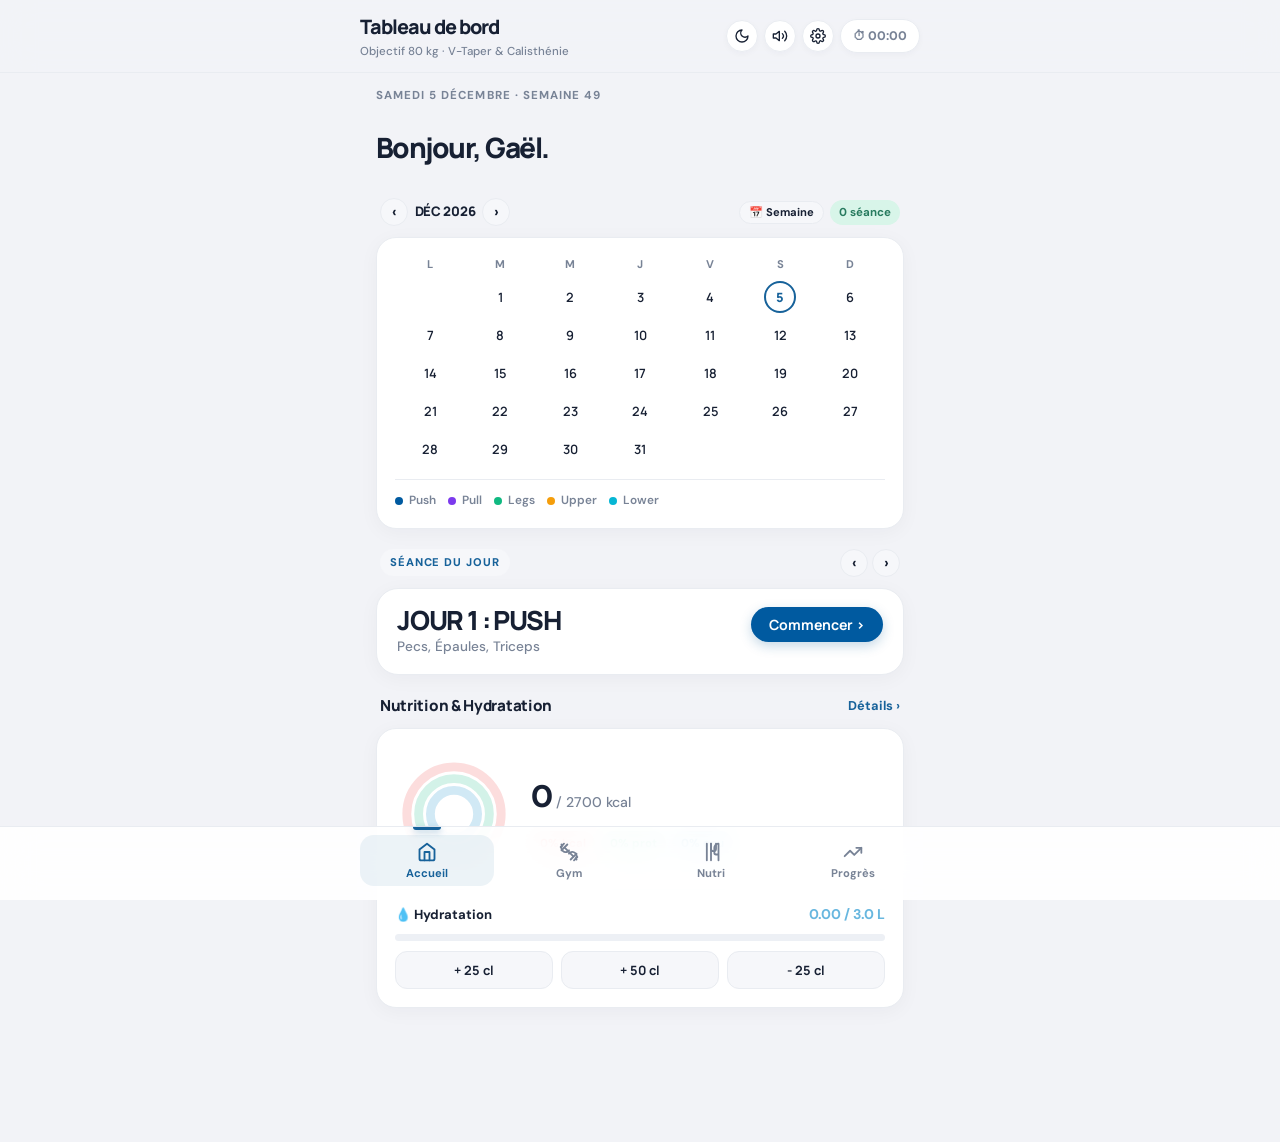
<file: index.html>
<!DOCTYPE html>
<html lang="fr">
<head>
    <meta charset="UTF-8">
    <meta name="viewport" content="width=device-width, initial-scale=1.0, maximum-scale=1.0, user-scalable=no">
    <meta name="apple-mobile-web-app-capable" content="yes">
    <meta name="apple-mobile-web-app-status-bar-style" content="default">
    <title>Gym-Tracker</title>
    <link rel="icon" type="image/svg+xml" href="./icon.svg">
    <link rel="apple-touch-icon" href="./icon.svg">
    
    <!-- Google Fonts Manrope & DM Sans (V5.0 Refonte Épurée) -->
    <link rel="preconnect" href="https://fonts.googleapis.com">
    <link rel="preconnect" href="https://fonts.gstatic.com" crossorigin>
    <link href="https://fonts.googleapis.com/css2?family=DM+Sans:ital,opsz,wght@0,9..40,400..700;1,9..40,400..700&family=Manrope:wght@500;600;700;800&display=swap" rel="stylesheet">
    
    <link rel="stylesheet" href="style.css">
    <link rel="manifest" href="manifest.json">
</head>
<body>

    <!-- NOTIFICATION TOAST MODERNE (V5.0) -->
    <div id="toast-notification" class="toast-pill">
        <svg width="16" height="16" viewBox="0 0 24 24" fill="none" stroke="currentColor" stroke-width="2.5" stroke-linecap="round" stroke-linejoin="round"><path d="M20 6 9 17l-5-5"/></svg>
        <span>Action enregistrée</span>
    </div>

    <!-- HEADER GLOBAL FIXE ÉPURÉ -->
    <header class="app-header">
        <div class="header-inner">
            <div class="header-left-zone">
                <h1 id="header-title" class="brand-title">Gaël<span class="brand-dot">.</span></h1>
                <p id="header-subtitle" class="brand-sub">Objectif 80 kg · Calisthénie</p>
            </div>
            <div class="header-right-zone">
                <button class="icon-toggle-btn" id="theme-toggle-btn" onclick="toggleTheme()" title="Basculer Mode Sombre/Clair" aria-label="Thème"></button>
                <button class="icon-toggle-btn" id="sound-toggle-btn" onclick="toggleSound()" title="Activer/Couper les bips" aria-label="Son"></button>
                <button class="icon-toggle-btn" id="settings-toggle-btn" onclick="openGlobalSettingsModal()" title="Réglages & Profil" aria-label="Réglages">
                    <svg width="16" height="16" viewBox="0 0 24 24" fill="none" stroke="currentColor" stroke-width="2" stroke-linecap="round" stroke-linejoin="round"><circle cx="12" cy="12" r="3"/><path d="M19.4 15a1.65 1.65 0 0 0 .33 1.82l.06.06a2 2 0 0 1 0 2.83 2 2 0 0 1-2.83 0l-.06-.06a1.65 1.65 0 0 0-1.82-.33 1.65 1.65 0 0 0-1 1.51V21a2 2 0 0 1-2 2 2 2 0 0 1-2-2v-.09A1.65 1.65 0 0 0 9 19.4a1.65 1.65 0 0 0-1.82.33l-.06.06a2 2 0 0 1-2.83 0 2 2 0 0 1 0-2.83l.06-.06a1.65 1.65 0 0 0 .33-1.82 1.65 1.65 0 0 0-1.51-1H3a2 2 0 0 1-2-2 2 2 0 0 1 2-2h.09A1.65 1.65 0 0 0 4.6 9a1.65 1.65 0 0 0-.33-1.82l-.06-.06a2 2 0 0 1 0-2.83 2 2 0 0 1 2.83 0l.06.06a1.65 1.65 0 0 0 1.82.33H9a1.65 1.65 0 0 0 1-1.51V3a2 2 0 0 1 2-2 2 2 0 0 1 2 2v.09a1.65 1.65 0 0 0 1 1.51 1.65 1.65 0 0 0 1.82-.33l.06-.06a2 2 0 0 1 2.83 0 2 2 0 0 1 0 2.83l-.06.06a1.65 1.65 0 0 0-.33 1.82V9a1.65 1.65 0 0 0 1.51 1H21a2 2 0 0 1 2 2 2 2 0 0 1-2 2h-.09a1.65 1.65 0 0 0-1.51 1z"/></svg>
                </button>
                <div class="timer-wrapper" id="timer-wrapper">
                    <div id="timer-box" class="timer-idle" onclick="resetTimer()" title="Cliquer pour réinitialiser le chrono">
                        <span id="timer-display">⏱ 00:00</span>
                        <svg class="timer-ring-svg" viewBox="0 0 36 36" width="20" height="20" style="flex-shrink:0;">
                            <circle class="timer-ring-bg" cx="18" cy="18" r="15.9" fill="none" stroke-width="3.5"/>
                            <circle class="timer-ring-fg" id="timer-ring-fg" cx="18" cy="18" r="15.9" fill="none" stroke-width="3.5" stroke-dasharray="100 100" stroke-dashoffset="100" stroke-linecap="round" transform="rotate(-90 18 18)"/>
                        </svg>
                    </div>
                </div>
            </div>
        </div>
    </header>

    <!-- =========================================================
         VUE 1 : ACCUEIL (REFONTE ÉPURÉE)
    ========================================================== -->
    <section id="view-home" class="app-view active">

        <div class="overline-date" id="home-date-banner">Lundi 23 novembre · Semaine 48</div>
        <h2 class="hero-greeting" id="home-greeting">Bonjour, Gaël.</h2>

        <div id="home-cards-container" class="cards-stack">

            <!-- BLOC 1 : Entraînement avec Hero Card "Séance du jour" -->
            <div class="home-block-group" id="home-block-workout" data-block-id="workout">
                <div class="block-section-header">
                    <span class="hero-pill">SÉANCE DU JOUR</span>
                    <div class="cal-nav">
                        <button class="cal-nav-btn" onclick="cycleHomeWorkout(-1)" title="Séance précédente">‹</button>
                        <button class="cal-nav-btn" onclick="cycleHomeWorkout(1)" title="Séance suivante">›</button>
                    </div>
                </div>
                <div class="dash-card hero-workout-card">
                    <div class="hero-main-row">
                        <div class="hero-main-info">
                            <div class="dash-workout-title" id="home-next-workout">Push</div>
                            <div class="dash-workout-sub" id="home-next-sub">Pecs · Épaules · Triceps</div>
                            <span id="home-workout-count" style="display:none;"></span>
                        </div>
                        <button class="hero-action-btn" id="home-gym-btn" onclick="switchTab('gym')">Commencer ›</button>
                    </div>
                </div>
            </div>

            <!-- BLOC 2 : Calendrier d'Assiduité -->
            <div class="home-block-group" id="home-block-calendar" data-block-id="calendar">
                <div class="block-section-header">
                    <div class="cal-nav">
                        <button class="cal-nav-btn" onclick="changeHomeCalNav(-1)">‹</button>
                        <span class="cal-month-title" id="cal-month-title">NOV 2026</span>
                        <button class="cal-nav-btn" onclick="changeHomeCalNav(1)">›</button>
                    </div>
                    <div class="cal-header-actions">
                        <button class="cal-view-toggle-btn" id="home-cal-toggle-btn" onclick="toggleHomeCalView()" title="Réduire à la semaine en cours">📅 Semaine</button>
                        <span class="badge badge-up" id="cal-month-count">0 séance</span>
                    </div>
                </div>
                <div class="dash-card">
                    <div class="cal-weekdays">
                        <span>L</span><span>M</span><span>M</span><span>J</span><span>V</span><span>S</span><span>D</span>
                    </div>
                    <div id="calendar-grid" class="cal-grid"></div>
                    <div id="calendar-legend" class="cal-legend"></div>
                </div>
            </div>

            <!-- BLOC 3 : Résumé Nutrition & Hydratation -->
            <div class="home-block-group" id="home-block-nutri" data-block-id="nutri">
                <div class="block-section-header" onclick="switchTab('nutri')" style="cursor:pointer;">
                    <span class="section-title-label">Nutrition & Hydratation</span>
                    <span class="dash-link">Détails ›</span>
                </div>
                <div class="dash-card">
                    <!-- Anneaux d'Activité & Hero Kcal -->
                    <div class="nutri-hero-with-rings">
                        <div class="activity-rings-container" onclick="switchTab('nutri')" style="cursor:pointer;">
                            <svg class="activity-rings-svg" viewBox="0 0 120 120" width="118" height="118">
                                <!-- Anneau 1 : Calories R=48 -->
                                <circle cx="60" cy="60" r="48" class="ring-bg ring-cal-bg" stroke-width="9" fill="none"/>
                                <circle id="ring-cal" cx="60" cy="60" r="48" class="ring-fg ring-cal-fg" stroke-width="9" stroke-dasharray="301.6" stroke-dashoffset="301.6" fill="none"/>
                                <!-- Anneau 2 : Protéines R=36 -->
                                <circle cx="60" cy="60" r="36" class="ring-bg ring-prot-bg" stroke-width="9" fill="none"/>
                                <circle id="ring-prot" cx="60" cy="60" r="36" class="ring-fg ring-prot-fg" stroke-width="9" stroke-dasharray="226.2" stroke-dashoffset="226.2" fill="none"/>
                                <!-- Anneau 3 : Hydratation R=24 -->
                                <circle cx="60" cy="60" r="24" class="ring-bg ring-water-bg" stroke-width="9" fill="none"/>
                                <circle id="ring-water" cx="60" cy="60" r="24" class="ring-fg ring-water-fg" stroke-width="9" stroke-dasharray="150.8" stroke-dashoffset="150.8" fill="none"/>
                            </svg>
                        </div>

                        <div class="nutri-hero-stats" onclick="switchTab('nutri')" style="cursor:pointer;">
                            <div class="kcal-hero" style="margin:0;">
                                <span id="home-kcal">0</span> <small id="home-kcal-target">/ 2700 kcal</small>
                            </div>
                            <div class="rings-pills" style="margin-top: 10px;">
                                <span id="ring-cal-pct" class="ring-pill-badge pill-cal">0% kcal</span>
                                <span id="ring-prot-pct" class="ring-pill-badge pill-prot">0% prot</span>
                                <span id="ring-water-pct" class="ring-pill-badge pill-water">0% eau</span>
                            </div>
                        </div>
                    </div>

                    <!-- Hydratation -->
                    <div class="integrated-water-section">
                        <div style="display: flex; justify-content: space-between; align-items: center; margin-bottom: 8px;">
                            <span style="font-size: 0.82rem; font-weight: 700; color: var(--text-main); display: flex; align-items: center; gap: 5px;">
                                💧 Hydratation
                            </span>
                            <strong id="home-water" style="font-size: 0.88rem; color: var(--water);">0.0 / 3.0 L</strong>
                        </div>
                        <div class="progress-bar-bg" style="margin-bottom: 10px;">
                            <div id="home-water-bar" class="progress-bar-fill water-fill" style="width: 0%;"></div>
                        </div>
                        <div class="quick-btns">
                            <button onclick="addWater(0.25)">+ 25 cl</button>
                            <button onclick="addWater(0.50)">+ 50 cl</button>
                            <button onclick="addWater(-0.25)">- 25 cl</button>
                        </div>
                    </div>
                </div>
            </div>

        </div>

    </section>

    <!-- =========================================================
         VUE 2 : MODE GYM (C1, C2, C3, C5, C7)
    ========================================================== -->
    <section id="view-gym" class="app-view">
        
        <nav id="day-selector-bar" class="day-selector"></nav>

        <div class="gym-session-bar">
            <span class="pill" id="gym-duration-pill" onclick="resetGymSessionTimer()" title="Durée de la séance en cours (cliquer pour remettre à zéro)">⏱ Séance : 0 min</span>
            <label class="gym-date-label">
                <span>📅</span>
                <input type="date" id="gym-session-date" class="gym-date-input" aria-label="Date de la séance">
            </label>
        </div>

        <div id="workout-container" class="cards-stack"></div>

        <div class="gym-save-zone">
            <button class="primary-btn" id="gym-save-btn" onclick="saveWorkoutSession()">Valider & Sauvegarder la séance</button>
        </div>

        <div style="text-align:center; margin-top:4px;">
            <button class="mini-tool-btn" onclick="toggleGymAdminDrawer()" style="padding:8px 16px; border-radius:var(--radius-pill);">
                🛠️ Gérer ou modifier cette séance
            </button>
        </div>

        <div id="gym-admin-drawer" class="settings-drawer">
            <div class="program-toolbar" style="margin-bottom:12px; padding-bottom:10px; border-bottom:1px solid var(--border);">
                <label class="color-picker-badge">
                    🎨 Couleur
                    <input type="color" id="workout-color-picker" onchange="changeCurrentWorkoutColor(this.value)">
                </label>
                <div style="display:flex; gap:6px;">
                    <button class="mini-tool-btn" onclick="renameCurrentWorkout()">Renommer</button>
                    <button class="mini-tool-btn danger" onclick="deleteCurrentWorkout()">Supprimer</button>
                </div>
            </div>

            <span class="card-title">Ajouter un exercice</span>
            <div style="margin-top:10px; display:flex; flex-direction:column; gap:8px;">
                <input type="text" id="new-exo-title" class="clean-input" placeholder="1. Titre de l'exercice (ex: Isolation Biceps...)">
                <select id="library-machine-select" class="machine-select" onchange="onSelectLibraryMachine(this.value)">
                    <option value="">-- Choisir une machine dans ma bibliothèque --</option>
                </select>
                <input type="text" id="new-exo-machine" class="clean-input" placeholder="2. Nom de la machine (ex: Curl Barre EZ...)">
                <div style="display:grid; grid-template-columns: repeat(4, 1fr); gap:6px;">
                    <input type="number" id="new-exo-sets" class="clean-input" placeholder="Séries" value="3" style="text-align:center;">
                    <input type="number" id="new-exo-min" class="clean-input" placeholder="Min" value="8" style="text-align:center;">
                    <input type="number" id="new-exo-max" class="clean-input" placeholder="Max" value="12" style="text-align:center;">
                    <input type="number" id="new-exo-rest" class="clean-input" placeholder="Repos(s)" value="90" style="text-align:center;">
                </div>
                <select id="new-exo-type" class="machine-select">
                    <option value="weight">Type : Poids + Reps (kg)</option>
                    <option value="bodyweight">Type : Poids du corps (reps)</option>
                    <option value="time">Type : Gainage / Temps (sec)</option>
                </select>
                <button class="secondary-btn" onclick="addExerciseToCurrentWorkout()">+ Ajouter à la séance</button>
            </div>
        </div>

    </section>

    <!-- =========================================================
         VUE 3 : NUTRITION (D1 FORMULAIRE PLIABLE & D2 REGROUPEMENT)
    ========================================================== -->
    <section id="view-nutri" class="app-view">

        <div id="nutri-cards-container" class="cards-stack">

            <!-- BLOC NUTRI 1 : Calendrier -->
            <div class="block-group" id="nutri-block-calendar">
                <div class="block-section-header">
                    <div class="cal-nav">
                        <button class="cal-nav-btn" onclick="changeNutriCalNav(-1)">‹</button>
                        <span class="cal-month-title" id="nutri-cal-title">NOV 2026</span>
                        <button class="cal-nav-btn" onclick="changeNutriCalNav(1)">›</button>
                    </div>
                    <div class="cal-header-actions">
                        <button class="cal-view-toggle-btn" id="nutri-cal-toggle-btn" onclick="toggleNutriCalView()" title="Réduire à la semaine en cours">📅 Semaine</button>
                        <div class="nutri-cal-legend-pills">
                            <span style="color:var(--success);" id="nutri-cal-legend-ok">● ≥2700</span>
                            <span style="color:#d97706;" id="nutri-cal-legend-low">● &lt;2700</span>
                        </div>
                    </div>
                </div>
                <div class="dash-card">
                    <div class="cal-weekdays">
                        <span>L</span><span>M</span><span>M</span><span>J</span><span>V</span><span>S</span><span>D</span>
                    </div>
                    <div id="nutri-calendar-grid" class="cal-grid"></div>
                </div>
            </div>

            <!-- BLOC NUTRI 2 : Bilan du jour -->
            <div class="block-group" id="nutri-block-summary">
                <div class="block-section-header">
                    <span class="section-title-label" id="nutri-selected-date-label">Aujourd'hui</span>
                    <button class="mini-tool-btn" onclick="resetNutriDay()">Vider</button>
                </div>
                <div class="dash-card highlight-card">
                    <div class="kcal-hero">
                        <span id="nutri-kcal">0</span> <small id="nutri-kcal-target">/ 2700 kcal</small>
                    </div>
                    <div class="progress-bar-bg">
                        <div id="nutri-kcal-bar" class="progress-bar-fill" style="width: 0%;"></div>
                    </div>
                    <div class="macros-grid">
                        <div class="macro-item">
                            <span class="macro-name">Protéines</span>
                            <strong id="nutri-prot">0 / 150g</strong>
                            <div class="macro-mini-bar"><div id="nutri-prot-bar" class="macro-mini-fill" style="width:0%"></div></div>
                        </div>
                        <div class="macro-item">
                            <span class="macro-name">Glucides</span>
                            <strong id="nutri-carbs">0 / 330g</strong>
                            <div class="macro-mini-bar"><div id="nutri-carbs-bar" class="macro-mini-fill" style="width:0%"></div></div>
                        </div>
                        <div class="macro-item">
                            <span class="macro-name">Lipides</span>
                            <strong id="nutri-fats">0 / 80g</strong>
                            <div class="macro-mini-bar"><div id="nutri-fats-bar" class="macro-mini-fill" style="width:0%"></div></div>
                        </div>
                    </div>

                    <!-- Hydratation intégrée -->
                    <div class="integrated-water-section">
                        <div style="display: flex; justify-content: space-between; align-items: center; margin-bottom: 8px;">
                            <span style="font-size: 0.82rem; font-weight: 700; color: var(--text-main); display: flex; align-items: center; gap: 5px;">
                                💧 Hydratation
                            </span>
                            <strong id="nutri-water" style="font-size: 0.88rem; color: var(--water);">0.0 / 3.0 L</strong>
                        </div>
                        <div class="progress-bar-bg" style="margin-bottom: 10px;">
                            <div id="nutri-water-bar" class="progress-bar-fill water-fill" style="width: 0%;"></div>
                        </div>
                        <div class="quick-btns">
                            <button onclick="addWater(0.25)">+ 25 cl</button>
                            <button onclick="addWater(0.50)">+ 50 cl</button>
                            <button onclick="addWater(-0.25)">- 25 cl</button>
                        </div>
                    </div>
                </div>
            </div>

            <!-- BLOC NUTRI 3 : Repas Favoris -->
            <div class="block-group" id="nutri-block-favorites">
                <div class="block-section-header">
                    <span class="section-title-label">Mes favoris</span>
                    <div style="display:flex; gap:6px;">
                        <button class="mini-tool-btn" onclick="toggleCustomFoodDrawer()">+ Autre aliment</button>
                        <button class="mini-tool-btn" id="fav-edit-btn" onclick="toggleFavEditMode()">Modifier</button>
                    </div>
                </div>
                <div class="dash-card">
                    <div id="favorites-grid" class="preset-grid" style="margin-top: 0;"></div>

                    <!-- Formulaire d'ajout manuel replié par défaut -->
                    <div id="custom-food-drawer" class="settings-drawer" style="margin-top:12px; margin-bottom:0;">
                        <span class="field-label">Ajouter un repas manuel ou favori</span>

                        <!-- RECHERCHE OPENFOODFACTS V6.1 -->
                        <div style="margin-bottom:10px; margin-top:8px;">
                            <div style="display:flex; gap:6px; margin-bottom:6px;">
                                <input type="text" id="off-search-input" class="clean-input" placeholder="🔍 Rechercher un aliment (ex: yaourt grec)..." oninput="debounceOFFSearch()">
                            </div>
                            <div id="off-search-results" style="display:flex; flex-direction:column; gap:5px;"></div>
                        </div>

                        <input type="text" id="custom-food-name" class="clean-input" placeholder="Nom (ex: Shaker, Tacos...)" style="margin: 6px 0 8px;">
                        <div id="off-portion-box" class="off-portion-box" style="display:none;">
                            <div style="display:flex; justify-content:space-between; align-items:center; gap:8px; margin-bottom:6px;">
                                <span style="font-size:0.74rem; font-weight:700; color:var(--text-main);">⚖️ Portion (g)</span>
                                <input type="number" id="off-portion-grams" class="clean-input" value="100" min="1" style="width:82px; padding:5px 8px; text-align:center;" oninput="rescaleCustomFoodPortion()">
                            </div>
                            <div class="portion-pills-row">
                                <button type="button" class="mini-tool-btn" onclick="setOffPortion(50)">50g</button>
                                <button type="button" class="mini-tool-btn" onclick="setOffPortion(100)">100g</button>
                                <button type="button" class="mini-tool-btn" onclick="setOffPortion(150)">150g</button>
                                <button type="button" class="mini-tool-btn" onclick="setOffPortion(200)">200g</button>
                                <button type="button" class="mini-tool-btn" onclick="setOffPortion(250)">250g</button>
                            </div>
                        </div>
                        <div class="custom-macros-grid">
                            <input type="number" id="custom-kcal" class="clean-input" placeholder="Kcal" style="text-align:center;">
                            <input type="number" id="custom-prot" class="clean-input" placeholder="Prot g" style="text-align:center;">
                            <input type="number" id="custom-carbs" class="clean-input" placeholder="Gluc g" style="text-align:center;">
                            <input type="number" id="custom-fats" class="clean-input" placeholder="Lip g" style="text-align:center;">
                        </div>
                        <div style="display:flex; gap:8px;">
                            <button class="primary-btn" style="flex:1; padding:10px;" onclick="addCustomMeal(false)">Ajouter au jour</button>
                            <button class="secondary-btn" style="flex:1; padding:10px;" onclick="addCustomMeal(true)">⭐ En favori</button>
                        </div>
                    </div>
                </div>
            </div>

            <!-- BLOC NUTRI 4 : Journal du jour -->
            <div class="block-group" id="nutri-block-log">
                <div class="block-section-header">
                    <span class="section-title-label">Journal du jour</span>
                    <button class="mini-tool-btn" onclick="copyYesterdayMeals()">📋 Copier hier</button>
                </div>
                <div class="dash-card">
                    <div id="meals-log-list" style="margin-top: 0;"></div>
                </div>
            </div>

        </div>

        <!-- Paramètres, Recalculateur Kcal & Réorganisation -->
        <div class="block-group" style="margin-top:18px;">
            <div class="block-section-header">
                <span class="section-title-label">Bilan calorique & Affichage</span>
                <button class="mini-tool-btn" onclick="toggleNutriCalcDrawer()">Configurer</button>
            </div>
            <div id="nutri-calc-drawer" class="settings-drawer" style="margin-top:0; margin-bottom:0;">
                <div class="settings-grid">
                    <div class="settings-field"><label>Poids (kg)</label><input type="number" step="0.1" id="calc-weight" value="70"></div>
                    <div class="settings-field"><label>Taille (cm)</label><input type="number" id="calc-height" value="178"></div>
                    <div class="settings-field"><label>Âge</label><input type="number" id="calc-age" value="22"></div>
                </div>
                <div style="display:grid; grid-template-columns: 1fr 1fr; gap:8px; margin-bottom:10px;">
                    <div class="settings-field">
                        <label>Activité</label>
                        <select id="calc-activity" class="machine-select" style="width:100%; background:var(--bg-card);">
                            <option value="1.375">Léger (1-2/sem)</option>
                            <option value="1.55" selected>Actif (3-5/sem)</option>
                            <option value="1.725">Très actif (5-6/sem)</option>
                        </select>
                    </div>
                    <div class="settings-field">
                        <label>Objectif</label>
                        <select id="calc-goal" class="machine-select" style="width:100%; background:var(--bg-card);">
                            <option value="300" selected>Prise de masse (+300)</option>
                            <option value="500">Prise rapide (+500)</option>
                            <option value="0">Maintien (0)</option>
                            <option value="-400">Sèche (-400)</option>
                        </select>
                    </div>
                </div>
                <button class="secondary-btn" style="width:100%; padding:9px; margin-bottom:12px; font-size:0.82rem;" onclick="computeMetabolicTargets()">
                    🔄 Calculer automatiquement mes macros
                </button>

                <div style="border-top:1px solid var(--border); padding-top:10px;">
                    <label class="field-label">Cibles quotidiennes actives</label>
                    <div class="nutri-targets-grid">
                        <div class="settings-field"><label>Kcal</label><input type="number" id="target-kcal" value="2700"></div>
                        <div class="settings-field"><label>Prot(g)</label><input type="number" id="target-prot" value="150"></div>
                        <div class="settings-field"><label>Gluc(g)</label><input type="number" id="target-carbs" value="330"></div>
                        <div class="settings-field"><label>Lip(g)</label><input type="number" id="target-fats" value="80"></div>
                        <div class="settings-field"><label>Eau(L)</label><input type="number" step="0.1" id="target-water" value="3.0"></div>
                    </div>
                    <button class="primary-btn" style="margin-top:10px; padding:10px;" onclick="saveNutriTargets()">Appliquer ce bilan</button>
                </div>

                <div style="border-top:1px solid var(--border); margin-top:14px; padding-top:10px;">
                    <label class="field-label">Ordre des sections</label>
                    <div id="nutri-order-list" style="display:flex; flex-direction:column; gap:6px; margin-top:6px;"></div>
                </div>
            </div>
        </div>

    </section>

    <!-- =========================================================
         VUE 4 : PROGRÈS (CARTE FUT, COURBES & BILAN)
    ========================================================== -->
    <section id="view-progress" class="app-view">
        
        <!-- CARTE FUT MUSCULATION -->
        <div class="fut-card-wrapper">
            <div id="fut-card" class="fut-card fut-gold">
                <div class="fut-card-shine"></div>
                
                <div class="fut-header">
                    <div class="fut-rating-box">
                        <div id="fut-ovr" class="fut-ovr">85</div>
                        <div id="fut-pos" class="fut-pos">ATH</div>
                        <div class="fut-crest">⚡</div>
                    </div>
                    <div class="fut-avatar-zone">
                        <div class="fut-silhouette">
                            <svg viewBox="0 0 100 115" class="fut-avatar-svg">
                                <circle cx="50" cy="24" r="14" fill="currentColor"/>
                                <path d="M 50 42 C 34 42, 22 52, 18 68 L 26 71 L 32 55 L 42 62 L 40 105 L 47 105 L 50 78 L 53 105 L 60 105 L 58 62 L 68 55 L 74 71 L 82 68 C 78 52, 66 42, 50 42 Z" fill="currentColor"/>
                            </svg>
                        </div>
                    </div>
                </div>

                <div class="fut-player-name" id="fut-name">GAËL</div>
                <div class="fut-tier-badge" id="fut-tier-title">OR RARE · ATHLÈTE</div>

                <div class="fut-divider"></div>

                <div class="fut-stats-grid">
                    <div class="fut-stat-col">
                        <div class="fut-stat-item"><span class="fut-val" id="fut-pec">84</span> <span class="fut-lbl">PEC</span></div>
                        <div class="fut-stat-item"><span class="fut-val" id="fut-dos">86</span> <span class="fut-lbl">DOS</span></div>
                        <div class="fut-stat-item"><span class="fut-val" id="fut-epa">85</span> <span class="fut-lbl">EPA</span></div>
                    </div>
                    <div class="fut-stat-sep"></div>
                    <div class="fut-stat-col">
                        <div class="fut-stat-item"><span class="fut-val" id="fut-bra">82</span> <span class="fut-lbl">BRA</span></div>
                        <div class="fut-stat-item"><span class="fut-val" id="fut-leg">80</span> <span class="fut-lbl">LEG</span></div>
                        <div class="fut-stat-item"><span class="fut-val" id="fut-abs">88</span> <span class="fut-lbl">ABS</span></div>
                    </div>
                </div>

                <div class="fut-footer">
                    <span id="fut-sub-info">Régularité : 0 séance · Rang Fonte</span>
                </div>
            </div>
        </div>

        <!-- FILTRES DE PÉRIODE & TUILES DE SYNTHÈSE (V5.5) -->
        <div class="progress-filters-row" style="margin-top: 18px;">
            <button class="filter-pill active" onclick="setProgressFilter('30d', this)">30 jours</button>
            <button class="filter-pill" onclick="setProgressFilter('3m', this)">3 mois</button>
            <button class="filter-pill" onclick="setProgressFilter('1y', this)">Année</button>
        </div>

        <div class="progress-tiles-grid">
            <div class="progress-tile">
                <span class="tile-tiny">Séances</span>
                <div class="tile-big" id="prog-stat-sessions">0</div>
                <span class="tile-small" id="prog-stat-sessions-sub">ce mois</span>
            </div>
            <div class="progress-tile">
                <span class="tile-tiny">Force</span>
                <div class="tile-big" id="prog-stat-force">+0.0%</div>
                <span class="tile-small" id="prog-stat-force-sub">ce mois</span>
            </div>
            <div class="progress-tile">
                <span class="tile-tiny">Poids</span>
                <div class="tile-big" id="prog-stat-weight">--</div>
                <span class="tile-small">kg actuel</span>
            </div>
        </div>

        <div class="cards-stack">

            <!-- CARTE 1 : Graphique d'évolution 1RM Épuré -->
            <div class="dash-card progress-trend-card">
                <div class="trend-card-header">
                    <div style="flex:1; min-width:0;">
                        <div class="trend-card-selector-wrap">
                            <select id="progress-machine-select" class="trend-machine-select" onchange="renderMachineProgressChart()">
                            </select>
                            <span class="trend-sub-label">· 1RM estimé</span>
                        </div>
                        <div class="trend-big-number">
                            <span id="trend-1rm-val">--</span> <small>kg</small>
                        </div>
                    </div>
                    <span class="pill green" id="trend-gain-badge">+0 %</span>
                </div>
                <div id="machine-chart-box" class="trend-chart-container empty-chart"></div>
                <div id="trend-chart-dates" class="trend-dates-row"></div>
                <div id="machine-history-log" class="machine-history-log"></div>
            </div>

            <!-- CARTE 1B : Volume hebdomadaire par groupe musculaire (V6.3) -->
            <div class="dash-card">
                <div class="dash-card-header" style="margin-bottom:10px;">
                    <span class="card-title">Volume de la semaine</span>
                    <span id="weekly-sets-badge" class="pill">0 série</span>
                </div>
                <div id="weekly-muscle-volume" class="weekly-volume-grid"></div>
            </div>

            <!-- CARTE 1C : Mes Records PRs (V6.3) -->
            <div class="dash-card">
                <div class="dash-card-header" style="margin-bottom:10px;">
                    <span class="card-title">Records personnels (PRs)</span>
                    <button class="mini-tool-btn" id="toggle-records-btn" style="display:none;" onclick="toggleAllRecords()">▼ Voir tout</button>
                </div>
                <div id="records-list" class="records-list-stack"></div>
            </div>

            <!-- CARTE 2 : Régularité Heatmap -->
            <div class="dash-card">
                <div class="dash-card-header" style="margin-bottom:12px;">
                    <span class="card-title">Régularité</span>
                    <span id="heatmap-summary-badge" class="pill">0 séance cette année</span>
                </div>
                <div class="heatmap-wrapper">
                    <div id="annual-heatmap" class="heatmap-grid"></div>
                </div>
                <div class="heatmap-legend" style="margin-top:10px;">
                    <span>Moins</span>
                    <span class="heatmap-dot l0"></span>
                    <span class="heatmap-dot l1"></span>
                    <span class="heatmap-dot l2"></span>
                    <span>Plus</span>
                </div>
            </div>

            <!-- CARTE 3 : Poids corporel (conservé) -->
            <div class="block-group">
                <div class="block-section-header">
                    <span class="section-title-label">Poids corporel (<span id="current-weight-display">--</span> kg)</span>
                    <span class="badge badge-up" id="weight-diff-badge">0.0 kg</span>
                </div>
                <div class="dash-card">
                    <div style="display:flex; gap:8px; margin-bottom:14px;">
                        <input type="number" step="0.1" inputmode="decimal" id="weight-input-field" class="clean-input" placeholder="Pesée à jeun (ex: 70.4)">
                        <button class="primary-btn" style="width:auto; padding:0 18px;" onclick="saveBodyWeight()">Noter</button>
                    </div>
                    <div id="weight-chart-box" class="chart-container empty-chart"></div>
                    <div id="weight-history-pills" style="display:flex; flex-wrap:wrap; gap:6px; margin-top:10px;"></div>
                </div>
            </div>

            <!-- CARTE 4 : Sauvegarde & GitHub (conservé) -->
            <div class="block-group">
                <div class="block-section-header">
                    <span class="section-title-label">Sauvegarde & Cloud GitHub</span>
                    <button class="mini-tool-btn" id="backup-toggle-btn" onclick="toggleBackupDrawer()">Ouvrir</button>
                </div>

                <div id="backup-main-drawer" class="settings-drawer" style="margin-top:0; margin-bottom:0;">
                    <p style="font-size:0.75rem; color:var(--text-muted); margin-bottom:10px;">
                        Copie ta base en local ou synchronise ton fichier <code>backup.json</code> sur ton dépôt GitHub.
                    </p>
                    <div class="quick-btns" style="margin-bottom:8px;">
                        <button onclick="exportData()">📤 Copier</button>
                        <button onclick="importData()">📥 Coller</button>
                    </div>
                    <div class="quick-btns" style="margin-bottom:8px;">
                        <button onclick="downloadBackupFile()">💾 Fichier .json</button>
                        <button onclick="triggerBackupFileImport()">📂 Importer .json</button>
                    </div>
                    <input type="file" id="backup-file-input" accept=".json,application/json" style="display:none;" onchange="handleBackupFileSelected(event)">
                    <div style="display:flex; gap:8px;">
                        <button class="primary-btn" style="flex:1; padding:10px; font-size:0.84rem;" onclick="syncToGitHub()">☁️ Sync GitHub</button>
                        <button class="secondary-btn" style="padding:10px 12px; font-size:0.82rem;" onclick="pullFromGitHub()">📲 Charger</button>
                    </div>
                    <div id="github-sync-status" style="font-size:0.72rem; color:var(--text-muted); margin-top:8px; text-align:center;"></div>

                    <div style="border-top:1px solid var(--border); margin-top:12px; padding-top:10px;">
                        <label class="field-label">Accès GitHub (Owner / Repo / Token)</label>
                        <div style="display:flex; flex-direction:column; gap:6px; margin-top:6px;">
                            <input type="text" id="gh-owner" class="clean-input" placeholder="Pseudo GitHub (ex: gael-espinoza)">
                            <input type="text" id="gh-repo" class="clean-input" placeholder="Nom du dépôt (ex: gym-tracker)">
                            <input type="password" id="gh-token" class="clean-input" placeholder="Token (ghp_...)">
                            <button class="secondary-btn" style="padding:8px; font-size:0.8rem;" onclick="saveGithubConfig()">Enregistrer mes accès GitHub</button>
                        </div>
                    </div>
                </div>
            </div>

        </div>

    </section>

    <!-- MODALE RÉCAP DE SÉANCE V6.1 / V6.3 -->
    <div id="recap-modal" class="modal-overlay" onclick="closeRecapModal()">
        <div class="modal-sheet recap-sheet" onclick="event.stopPropagation()">
            <div class="recap-header">
                <span class="recap-emoji" id="recap-emoji">🎉</span>
                <h2 class="recap-title" id="recap-title">Séance terminée !</h2>
                <p class="recap-subtitle" id="recap-subtitle">Push · Pecs, Épaules, Triceps</p>
            </div>
            <div id="recap-prs" class="recap-prs-list"></div>
            <div class="recap-stats-grid" id="recap-stats">
            </div>
            <button class="primary-btn" style="margin-top:16px;" onclick="closeRecapModal()">Continuer →</button>
        </div>
    </div>

    <!-- MODALE DE SÉLECTION DE SÉANCE SUR LE CALENDRIER D'ACCUEIL -->
    <div id="cal-picker-modal" class="modal-overlay" onclick="closeCalModal(event)">
        <div class="modal-sheet" onclick="event.stopPropagation()">
            <div class="dash-card-header" style="margin-bottom:12px;">
                <span class="card-title" id="modal-date-title">Séance du jour</span>
                <button class="fav-del-x" style="position:static; display:flex;" onclick="closeCalModal()">✕</button>
            </div>
            <div id="modal-workout-list" style="display:flex; flex-direction:column; gap:8px;"></div>
        </div>
    </div>

    <!-- MODALE INPUT CUSTOM V6.1 (remplace prompt()) -->
    <div id="input-modal" class="modal-overlay" onclick="closeInputModal()">
        <div class="modal-sheet" onclick="event.stopPropagation()">
            <div id="input-modal-title"></div>
            <input type="text" id="input-modal-field" class="clean-input" style="margin-bottom:4px;">
            <div class="modal-btn-row">
                <button class="secondary-btn" style="flex:1;" onclick="closeInputModal()">Annuler</button>
                <button class="primary-btn" id="input-modal-confirm" style="flex:2;">Confirmer</button>
            </div>
        </div>
    </div>

    <!-- MODALE CONFIRMATION CUSTOM V6.3 (remplace confirm()) -->
    <div id="confirm-modal" class="modal-overlay" onclick="closeConfirmModal()">
        <div class="modal-sheet" onclick="event.stopPropagation()">
            <div id="confirm-modal-title" class="confirm-modal-title">Confirmer</div>
            <p id="confirm-modal-message" class="confirm-modal-msg"></p>
            <div class="modal-btn-row">
                <button class="secondary-btn" style="flex:1;" onclick="closeConfirmModal()">Annuler</button>
                <button class="primary-btn" id="confirm-modal-ok" style="flex:1;">Confirmer</button>
            </div>
        </div>
    </div>

    <!-- MODALE IMPORT JSON TEXTAREA V6.3 -->
    <div id="json-import-modal" class="modal-overlay" onclick="closeJsonImportModal()">
        <div class="modal-sheet" onclick="event.stopPropagation()">
            <div class="dash-card-header" style="margin-bottom:10px;">
                <span class="card-title">📥 Importer une sauvegarde JSON</span>
                <button class="fav-del-x" style="position:static; display:flex;" onclick="closeJsonImportModal()">✕</button>
            </div>
            <textarea id="json-import-textarea" class="clean-input" rows="6" placeholder="Colle ici le contenu de ton backup.json..." style="resize:vertical; font-size:0.75rem;"></textarea>
            <div class="modal-btn-row">
                <button class="secondary-btn" style="flex:1;" onclick="closeJsonImportModal()">Annuler</button>
                <button class="primary-btn" style="flex:2;" onclick="confirmJsonImportModal()">Restaurer</button>
            </div>
        </div>
    </div>

    <!-- MODALE RÉGLAGES GLOBAUX & PROFIL V6.3 -->
    <div id="global-settings-modal" class="modal-overlay" onclick="closeGlobalSettingsModal()">
        <div class="modal-sheet" onclick="event.stopPropagation()" style="max-height:85vh; overflow-y:auto;">
            <div class="dash-card-header" style="margin-bottom:12px;">
                <span class="card-title">⚙️ Profil & Affichage</span>
                <button class="fav-del-x" style="position:static; display:flex;" onclick="closeGlobalSettingsModal()">✕</button>
            </div>
            <div style="display:flex; flex-direction:column; gap:10px;">
                <div>
                    <label class="field-label">Prénom (Accueil & Carte FUT)</label>
                    <input type="text" id="cfg-user-name" class="clean-input" placeholder="Ex: Gaël">
                </div>
                <div>
                    <label class="field-label">Titre d'en-tête (Accueil)</label>
                    <input type="text" id="cfg-home-title" class="clean-input">
                </div>
                <div>
                    <label class="field-label">Description / Objectif</label>
                    <input type="text" id="cfg-home-sub" class="clean-input">
                </div>
                <div style="margin-top:4px;">
                    <label class="field-label">Ordre des cartes sur l'Accueil</label>
                    <div id="home-order-list" style="display:flex; flex-direction:column; gap:6px; margin-top:6px;"></div>
                </div>
                <button class="primary-btn" style="padding:11px; margin-top:4px;" onclick="saveHomeCustomization()">Enregistrer</button>
            </div>
        </div>
    </div>

    <!-- BARRE FLOTTANTE CHRONO DE REPOS (V6.2) -->
    <div id="floating-rest-bar" class="floating-rest-bar" aria-live="polite">
        <button class="floating-rest-adj" onclick="adjustTimer(-30)">−30s</button>
        <div class="floating-rest-center">
            <svg class="floating-rest-ring" viewBox="0 0 36 36" width="22" height="22">
                <circle class="timer-ring-bg" cx="18" cy="18" r="15.9" fill="none" stroke-width="3.5"/>
                <circle class="timer-ring-fg" id="floating-timer-ring-fg" cx="18" cy="18" r="15.9" fill="none" stroke-width="3.5" stroke-dasharray="100 100" stroke-dashoffset="100" stroke-linecap="round" transform="rotate(-90 18 18)"/>
            </svg>
            <span id="floating-timer-display">00:00</span>
        </div>
        <button class="floating-rest-adj" onclick="adjustTimer(30)">+30s</button>
        <button class="floating-rest-stop" onclick="resetTimer()" title="Arrêter le chrono" aria-label="Arrêter">✕</button>
    </div>

    <!-- BOTTOM TAB BAR VECTORIELLE & LUMINEUSE -->
    <nav class="bottom-tab-bar">
        <button class="tab-item active" id="tab-home" onclick="switchTab('home')">
            <span class="tab-icon">
                <svg width="20" height="20" viewBox="0 0 24 24" fill="none" stroke="currentColor" stroke-width="2.2" stroke-linecap="round" stroke-linejoin="round"><path d="m3 9 9-7 9 7v11a2 2 0 0 1-2 2H5a2 2 0 0 1-2-2z"/><polyline points="9 22 9 12 15 12 15 22"/></svg>
            </span>
            <span class="tab-label">Accueil</span>
        </button>
        <button class="tab-item" id="tab-gym" onclick="switchTab('gym')">
            <span class="tab-icon">
                <svg width="20" height="20" viewBox="0 0 24 24" fill="none" stroke="currentColor" stroke-width="2.2" stroke-linecap="round" stroke-linejoin="round"><path d="m6.5 6.5 11 11"/><path d="m21 21-1-1a5 5 0 0 0-7-7l-1 1"/><path d="m3 3 1 1a5 5 0 0 0 7 7l1-1"/><path d="m18 22 4-4"/><path d="m2 6 4-4"/><path d="m3 10 7-7"/><path d="m14 21 7-7"/></svg>
            </span>
            <span class="tab-label">Gym</span>
        </button>
        <button class="tab-item" id="tab-nutri" onclick="switchTab('nutri')">
            <span class="tab-icon">
                <svg width="20" height="20" viewBox="0 0 24 24" fill="none" stroke="currentColor" stroke-width="2.2" stroke-linecap="round" stroke-linejoin="round"><path d="M18 2v6a3 3 0 0 1-3 3 3 3 0 0 1-3-3V2"/><path d="M12 2v20"/><path d="M7 2v20"/><path d="M21 15V2a5 5 0 0 0-5 5v6c0 1.1.9 2 2 2h3Zm0 0v7"/></svg>
            </span>
            <span class="tab-label">Nutri</span>
        </button>
        <button class="tab-item" id="tab-progress" onclick="switchTab('progress')">
            <span class="tab-icon">
                <svg width="20" height="20" viewBox="0 0 24 24" fill="none" stroke="currentColor" stroke-width="2.2" stroke-linecap="round" stroke-linejoin="round"><polyline points="22 7 13.5 15.5 8.5 10.5 2 17"/><polyline points="16 7 22 7 22 13"/></svg>
            </span>
            <span class="tab-label">Progrès</span>
        </button>
    </nav>

    <script src="programData.js"></script>
    <script src="app.js"></script>
</body>
</html>
</file>
<file: style.css>
/* style.css — VERSION 5.0 (Refonte Épurée, Design System Manrope & DM Sans) */

@import url('https://fonts.googleapis.com/css2?family=DM+Sans:ital,opsz,wght@0,9..40,400..700;1,9..40,400..700&family=Manrope:wght@500;600;700;800&display=swap');

:root {
    /* Fond neutre perlé & cartes blanches Apple/Fitness */
    --bg-main: #f2f3f7;
    --bg-card: #ffffff;
    --bg-elevated: #f6f7fa;
    --text-main: #172033;
    --text-muted: #788396;
    --border: #e9ecf1;
    --line: #edf0f5;
    
    /* Accents techniques & signatures */
    --accent: #17629a;
    --accent-glow: #2581c4;
    --success: #287b5f;
    --mint: #d8f5e9;
    --water: #68b7df;
    
    /* Palette pastel thématique par séance */
    --color-push: #aa7be9;
    --color-pull: #a9c5f4;
    --color-legs: #f27683;
    --color-upper: #f39a75;
    --color-lower: #a5d47f;
    
    /* Typographies */
    --font-heading: 'Manrope', -apple-system, BlinkMacSystemFont, "Segoe UI", Roboto, sans-serif;
    --font-body: 'DM Sans', -apple-system, BlinkMacSystemFont, "Segoe UI", Roboto, sans-serif;
    
    /* Ombres douces & rayons */
    --radius-card: 20px;
    --radius-pill: 999px;
    --radius-control: 12px;
    --card-shadow: 0 4px 20px rgba(23, 32, 51, 0.04);
}

/* Mode Dark OLED natif */
[data-theme="dark"] {
    --bg-main: #0c1017;
    --bg-card: #151b26;
    --bg-elevated: #1e2638;
    --text-main: #f0f4fc;
    --text-muted: #8b99ad;
    --border: rgba(255, 255, 255, 0.08);
    --line: rgba(255, 255, 255, 0.06);
    
    --accent: #38bdf8;
    --accent-glow: #0284c7;
    --success: #34d399;
    --mint: rgba(52, 211, 153, 0.15);
    --water: #38bdf8;
    
    --color-push: #b78ef5;
    --color-pull: #93b7f5;
    --color-legs: #f87171;
    --color-upper: #fb923c;
    --color-lower: #86efac;
    
    --card-shadow: 0 6px 24px rgba(0, 0, 0, 0.38);
}

* {
    box-sizing: border-box;
    margin: 0;
    padding: 0;
    font-family: var(--font-body);
    -webkit-tap-highlight-color: transparent;
}

body {
    background-color: var(--bg-main);
    color: var(--text-main);
    font-size: 14.5px;
    line-height: 1.5;
    padding-bottom: 110px;
    overflow-x: hidden;
    -webkit-font-smoothing: antialiased;
    -moz-osx-font-smoothing: grayscale;
}

/* =========================================================
   TYPOGRAPHIE & HIÉRARCHIE VISUELLE
========================================================= */
h1, h2, h3, .brand-title, .dash-workout-title, .title, .number, .card-title {
    font-family: var(--font-heading);
    letter-spacing: -0.045em;
    font-weight: 700;
}

.overline, .overline-date {
    font-size: 0.72rem;
    color: var(--text-muted);
    font-weight: 700;
    letter-spacing: 0.09em;
    text-transform: uppercase;
    margin-bottom: 4px;
}

.hero-greeting {
    font-family: var(--font-heading);
    font-size: 1.75rem;
    font-weight: 800;
    letter-spacing: -0.055em;
    color: var(--text-main);
    margin: 2px 0 12px;
}

/* =========================================================
   TOAST NOTIFICATION MODERNE
========================================================= */
.toast-pill {
    position: fixed;
    top: 14px;
    left: 50%;
    transform: translate(-50%, -90px);
    background: #172033;
    color: #ffffff;
    padding: 10px 18px;
    border-radius: var(--radius-pill);
    font-size: 0.82rem;
    font-weight: 700;
    box-shadow: 0 10px 25px rgba(23, 32, 51, 0.25);
    z-index: 1000;
    transition: transform 0.28s cubic-bezier(0.34, 1.56, 0.64, 1);
    max-width: calc(100vw - 32px);
    white-space: normal;
    text-align: center;
    line-height: 1.3;
    pointer-events: none;
    display: inline-flex;
    align-items: center;
    gap: 6px;
}
.toast-pill.show {
    transform: translate(-50%, 0);
}
[data-theme="dark"] .toast-pill {
    background: #f0f4fc;
    color: #0c1017;
}

/* =========================================================
   HEADER FIXE & DOCK DE COMMANDE
========================================================= */
.app-header {
    position: sticky;
    top: 0;
    z-index: 100;
    background: rgba(242, 243, 247, 0.88);
    backdrop-filter: blur(16px);
    -webkit-backdrop-filter: blur(16px);
    padding: 12px 16px;
    border-bottom: 1px solid var(--border);
}
.header-inner {
    max-width: 560px;
    margin: 0 auto;
    width: 100%;
    display: flex;
    justify-content: space-between;
    align-items: center;
    gap: 8px;
}
.header-left-zone {
    flex: 1;
    min-width: 0;
    padding-right: 4px;
}
[data-theme="dark"] .app-header {
    background: rgba(12, 16, 23, 0.90);
}

.brand-title {
    font-size: 1.24rem;
    font-weight: 800;
    letter-spacing: -0.05em;
    color: var(--text-main);
    white-space: nowrap;
    overflow: hidden;
    text-overflow: ellipsis;
}
.brand-dot {
    color: var(--accent);
}
.brand-sub {
    font-size: 0.72rem;
    color: var(--text-muted);
    margin-top: 1px;
    font-weight: 500;
    white-space: nowrap;
    overflow: hidden;
    text-overflow: ellipsis;
}

.header-right-zone {
    display: flex;
    align-items: center;
    gap: 6px;
    flex-shrink: 0;
}

.icon-toggle-btn {
    background: var(--bg-card);
    border: 1px solid var(--border);
    border-radius: 50%;
    width: 32px;
    height: 32px;
    display: inline-flex;
    align-items: center;
    justify-content: center;
    cursor: pointer;
    color: var(--text-main);
    box-shadow: 0 2px 6px rgba(23, 32, 51, 0.03);
    transition: transform 0.15s ease, background 0.2s ease, border-color 0.2s ease;
    flex-shrink: 0;
}
.icon-toggle-btn:active {
    transform: scale(0.92);
}
.icon-toggle-btn.muted {
    opacity: 0.55;
}
.icon-toggle-btn svg {
    width: 16px;
    height: 16px;
    stroke: currentColor;
}

.timer-wrapper {
    display: flex;
    align-items: center;
    background: var(--bg-card);
    border: 1px solid var(--border);
    padding: 3px;
    border-radius: var(--radius-pill);
    box-shadow: 0 2px 6px rgba(23, 32, 51, 0.03);
    flex-shrink: 0;
}

#timer-box {
    padding: 4px 9px;
    border-radius: var(--radius-pill);
    font-family: var(--font-heading);
    font-weight: 800;
    font-variant-numeric: tabular-nums;
    font-size: 0.78rem;
    cursor: pointer;
    white-space: nowrap;
    min-width: 58px;
    text-align: center;
    transition: all 0.2s ease;
    display: inline-flex;
    align-items: center;
    justify-content: center;
    gap: 4px;
}
.timer-idle {
    background: transparent;
    color: var(--text-muted);
}
.timer-running {
    background: var(--accent);
    color: #ffffff;
    box-shadow: 0 2px 8px rgba(23, 98, 154, 0.35);
}
.timer-done {
    background: var(--success);
    color: #ffffff;
}

/* =========================================================
   CARTES & DISPOSITION
========================================================= */
.app-view {
    display: none;
    max-width: 560px;
    width: 100%;
    margin: 0 auto;
    padding: 14px 16px 24px;
    animation: fadeIn 0.18s ease-out;
}
.app-view.active {
    display: flex;
    flex-direction: column;
    gap: 16px;
}
.cards-stack {
    display: flex;
    flex-direction: column;
    gap: 18px;
}

/* =========================================================
   EN-TÊTES DE SECTIONS DÉTACHÉS (GLOBAL SUR TOUS LES ONGLETS)
========================================================= */
.home-block-group, .block-group {
    display: flex;
    flex-direction: column;
}
.block-section-header {
    display: flex;
    justify-content: space-between;
    align-items: center;
    padding: 2px 4px;
    margin-bottom: 9px;
    gap: 10px;
}
.section-title-label {
    font-family: var(--font-heading);
    font-size: 0.95rem;
    font-weight: 800;
    color: var(--text-main);
    letter-spacing: -0.02em;
    display: flex;
    align-items: center;
    gap: 6px;
}

@keyframes fadeIn {
    from { opacity: 0; transform: translateY(4px); }
    to { opacity: 1; transform: translateY(0); }
}

.dash-card, .exo-card {
    background: var(--bg-card);
    border: 1px solid var(--border);
    border-radius: var(--radius-card);
    padding: 18px;
    box-shadow: var(--card-shadow);
    transition: box-shadow 0.2s ease;
}

.highlight-card {
    background: linear-gradient(155deg, #ffffff 0%, #f7f9fd 100%);
}
[data-theme="dark"] .highlight-card {
    background: linear-gradient(155deg, #151b26 0%, #1a2230 100%);
}

.dash-card-header {
    display: flex;
    justify-content: space-between;
    align-items: center;
    margin-bottom: 12px;
}

.card-title {
    font-size: 0.95rem;
    font-weight: 700;
    color: var(--text-main);
    display: flex;
    align-items: center;
    gap: 6px;
}

.field-label {
    display: block;
    font-size: 0.72rem;
    font-weight: 700;
    color: var(--text-muted);
    margin-bottom: 4px;
}
.dash-link {
    font-size: 0.8rem;
    color: var(--accent);
    font-weight: 700;
    cursor: pointer;
}

.clean-input {
    width: 100%;
    background: var(--bg-elevated);
    border: 1px solid var(--border);
    color: var(--text-main);
    padding: 10px 12px;
    border-radius: var(--radius-control);
    font-size: 0.88rem;
    font-weight: 600;
    font-family: var(--font-body);
    transition: border-color 0.15s ease, background 0.15s ease;
}
.clean-input:focus {
    outline: none;
    border-color: var(--accent);
    background: #ffffff;
}
[data-theme="dark"] .clean-input:focus {
    background: var(--bg-elevated);
    border-color: var(--accent);
}

/* =========================================================
   HERO CARD SEANCE DU JOUR (ACCUEIL)
========================================================= */
.hero-workout-card {
    background: var(--bg-card);
    border: 1px solid var(--border);
    border-radius: 22px;
    padding: 16px 20px;
    position: relative;
    overflow: hidden;
}
.hero-row {
    display: flex;
    justify-content: space-between;
    align-items: center;
    margin-bottom: 10px;
}
.hero-pill {
    font-size: 0.70rem;
    font-weight: 800;
    letter-spacing: 0.08em;
    color: var(--accent);
    background: var(--bg-elevated);
    padding: 5px 10px;
    border-radius: var(--radius-pill);
    text-transform: uppercase;
}
.hero-main-row {
    display: flex;
    justify-content: space-between;
    align-items: flex-start;
    gap: 14px;
}
.hero-main-info {
    flex: 1;
    min-width: 0;
}
.hero-workout-card .dash-workout-title {
    font-size: 1.65rem;
    font-weight: 800;
    color: var(--text-main);
    margin-bottom: 2px;
    line-height: 1.15;
}
.hero-workout-card .dash-workout-sub {
    font-size: 0.85rem;
    color: var(--text-muted);
    margin-bottom: 0;
    font-weight: 500;
    white-space: nowrap;
    overflow: hidden;
    text-overflow: ellipsis;
}
.hero-action-btn {
    border: none;
    border-radius: var(--radius-pill);
    padding: 8px 18px;
    background: var(--accent);
    color: #ffffff;
    font-family: var(--font-heading);
    font-weight: 700;
    font-size: 0.88rem;
    cursor: pointer;
    box-shadow: 0 4px 12px rgba(23, 98, 154, 0.25);
    transition: transform 0.15s ease, background 0.15s ease, box-shadow 0.15s ease;
    white-space: nowrap;
    flex-shrink: 0;
    margin-top: 2px;
}
.hero-action-btn:active {
    transform: scale(0.96);
}

/* =========================================================
   CALENDRIER D'ASSIDUITÉ & VUE COMPACTE
========================================================= */
.cal-nav {
    display: flex;
    align-items: center;
    gap: 4px;
    flex-shrink: 0;
}
.cal-month-title {
    font-family: var(--font-heading);
    font-size: 0.82rem;
    font-weight: 800;
    color: var(--text-main);
    white-space: nowrap;
    text-align: center;
    min-width: 66px;
    letter-spacing: -0.02em;
    user-select: none;
    flex-shrink: 0;
}
.cal-header-actions {
    display: flex;
    align-items: center;
    gap: 6px;
    flex-shrink: 1;
    min-width: 0;
}
.nutri-cal-legend-pills {
    display: flex;
    align-items: center;
    gap: 5px;
    font-size: 0.68rem;
    font-weight: 700;
    white-space: nowrap;
    flex-shrink: 0;
}
.cal-view-toggle-btn {
    background: var(--bg-elevated);
    border: 1px solid var(--border);
    color: var(--text-main);
    font-size: 0.70rem;
    font-weight: 700;
    padding: 4px 9px;
    border-radius: var(--radius-pill);
    cursor: pointer;
    white-space: nowrap;
    transition: all 0.15s ease;
    display: inline-flex;
    align-items: center;
    gap: 4px;
    line-height: 1.2;
    flex-shrink: 0;
}
.cal-view-toggle-btn:hover,
.cal-view-toggle-btn:active {
    background: var(--accent);
    color: #ffffff;
    border-color: var(--accent);
}
.cal-nav-btn {
    background: var(--bg-elevated);
    border: 1px solid var(--border);
    color: var(--text-main);
    width: 28px;
    height: 28px;
    border-radius: 50%;
    font-size: 0.95rem;
    font-weight: 700;
    cursor: pointer;
    display: flex;
    align-items: center;
    justify-content: center;
    transition: transform 0.15s ease;
}
.cal-nav-btn:active {
    transform: scale(0.92);
}

.cal-weekdays {
    display: grid;
    grid-template-columns: repeat(7, 1fr);
    text-align: center;
    font-size: 0.70rem;
    font-weight: 700;
    color: var(--text-muted);
    margin-bottom: 8px;
}
.cal-grid {
    display: grid;
    grid-template-columns: repeat(7, 1fr);
    row-gap: 6px;
    justify-items: center;
}
.cal-day {
    width: 32px;
    height: 32px;
    display: flex;
    align-items: center;
    justify-content: center;
    border-radius: 50%;
    font-size: 0.80rem;
    font-weight: 600;
    font-family: var(--font-heading);
    color: var(--text-main);
    transition: transform 0.15s ease;
}
.cal-day.today {
    border: 2px solid var(--accent);
    font-weight: 800;
    color: var(--accent);
}
.cal-day.nutri-clickable {
    cursor: pointer;
}
.cal-day.nutri-selected {
    outline: 2px solid var(--accent);
    outline-offset: 2px;
}
.cal-day.kcal-ok {
    background: var(--success);
    color: #ffffff;
    font-weight: 800;
}
.cal-day.kcal-low {
    background: #f59e0b;
    color: #ffffff;
    font-weight: 800;
}

.cal-legend {
    display: flex;
    flex-wrap: wrap;
    gap: 12px;
    margin-top: 14px;
    padding-top: 12px;
    border-top: 1px solid var(--border);
    font-size: 0.74rem;
    font-weight: 600;
    color: var(--text-muted);
}
.legend-item {
    display: flex;
    align-items: center;
    gap: 6px;
}
.legend-dot {
    width: 8px;
    height: 8px;
    border-radius: 50%;
    display: inline-block;
}

/* =========================================================
   ANNEAUX D'ACTIVITÉ & JAUGES NUTRITION
========================================================= */
.nutri-hero-with-rings {
    display: flex;
    align-items: center;
    gap: 18px;
    margin: 8px 0 16px;
}
.activity-rings-container {
    position: relative;
    width: 118px;
    height: 118px;
    flex-shrink: 0;
}
.activity-rings-svg {
    transform: rotate(-90deg);
    width: 100%;
    height: 100%;
    overflow: visible;
}
.ring-bg {
    fill: none !important;
    opacity: 0.18;
}
.ring-fg {
    fill: none !important;
    stroke-linecap: round;
    transition: stroke-dashoffset 0.6s cubic-bezier(0.4, 0, 0.2, 1);
}
.ring-cal-bg, .ring-cal-fg {
    stroke: #ef4444;
}
.ring-prot-bg, .ring-prot-fg {
    stroke: #10b981;
}
.ring-water-bg, .ring-water-fg {
    stroke: #0284c7;
}
[data-theme="dark"] .ring-bg {
    opacity: 0.28;
}

.nutri-hero-stats {
    flex: 1;
    min-width: 0;
}
.rings-pills {
    display: flex;
    flex-wrap: wrap;
    gap: 6px;
    margin-top: 10px;
}
.ring-pill-badge {
    font-size: 0.72rem;
    font-weight: 700;
    padding: 4px 9px;
    border-radius: var(--radius-pill);
    white-space: nowrap;
}
.pill-cal {
    background: rgba(239, 68, 68, 0.12);
    color: #ef4444;
}
.pill-prot {
    background: rgba(16, 185, 129, 0.12);
    color: #10b981;
}
.pill-water {
    background: rgba(2, 132, 199, 0.12);
    color: #0284c7;
}
[data-theme="dark"] .pill-cal {
    background: rgba(239, 68, 68, 0.22);
    color: #fca5a5;
}
[data-theme="dark"] .pill-prot {
    background: rgba(16, 185, 129, 0.22);
    color: #6ee7b7;
}
[data-theme="dark"] .pill-water {
    background: rgba(2, 132, 199, 0.22);
    color: #7dd3fc;
}

.kcal-hero {
    font-family: var(--font-heading);
    font-size: 1.95rem;
    font-weight: 800;
    margin-bottom: 6px;
    letter-spacing: -0.05em;
    color: var(--text-main);
}
.kcal-hero small {
    font-family: var(--font-body);
    font-size: 0.88rem;
    color: var(--text-muted);
    font-weight: 500;
    letter-spacing: 0;
}

.progress-bar-bg {
    width: 100%;
    height: 7px;
    background: var(--line);
    border-radius: var(--radius-pill);
    overflow: hidden;
    margin-bottom: 14px;
}
.progress-bar-fill {
    height: 100%;
    background: var(--accent);
    border-radius: var(--radius-pill);
    transition: width 0.35s ease;
}
.progress-bar-fill.goal-reached {
    background: var(--success);
}
.water-fill {
    background: var(--water);
}

.macros-grid {
    display: grid;
    grid-template-columns: repeat(3, 1fr);
    gap: 10px;
    padding-top: 12px;
    border-top: 1px solid var(--border);
}
.macro-item {
    display: flex;
    flex-direction: column;
    gap: 2px;
    background: var(--bg-elevated);
    padding: 10px;
    border-radius: var(--radius-control);
}
.macro-name {
    font-size: 0.70rem;
    color: var(--text-muted);
    font-weight: 700;
    text-transform: uppercase;
    letter-spacing: 0.04em;
}
.macro-item strong {
    font-family: var(--font-heading);
    font-size: 0.86rem;
    font-weight: 800;
    color: var(--text-main);
}
.macro-mini-bar {
    width: 100%;
    height: 4px;
    background: var(--line);
    border-radius: var(--radius-pill);
    overflow: hidden;
    margin-top: 4px;
}
.macro-mini-fill {
    height: 100%;
    background: #788396;
    border-radius: var(--radius-pill);
    transition: width 0.3s ease;
}
.macro-mini-fill.goal-reached {
    background: var(--success);
}

/* =========================================================
   BOUTONS & COMMANDES
========================================================= */
.primary-btn {
    width: 100%;
    background: var(--accent);
    color: #ffffff;
    border: none;
    padding: 13px 16px;
    border-radius: var(--radius-control);
    font-family: var(--font-heading);
    font-size: 0.92rem;
    font-weight: 700;
    cursor: pointer;
    box-shadow: 0 4px 14px rgba(23, 98, 154, 0.22);
    transition: transform 0.15s ease, background 0.15s ease;
}
.primary-btn:active {
    transform: scale(0.97);
}

.secondary-btn {
    background: var(--bg-elevated);
    color: var(--accent);
    border: 1px solid var(--border);
    padding: 12px 14px;
    border-radius: var(--radius-control);
    font-family: var(--font-heading);
    font-size: 0.88rem;
    font-weight: 700;
    cursor: pointer;
    transition: background 0.15s ease;
}
.secondary-btn:active {
    transform: scale(0.97);
}

.quick-btns {
    display: flex;
    gap: 8px;
}
.quick-btns button {
    flex: 1;
    background: var(--bg-elevated);
    color: var(--text-main);
    border: 1px solid var(--border);
    padding: 9px 6px;
    border-radius: var(--radius-control);
    font-family: var(--font-heading);
    font-size: 0.80rem;
    font-weight: 700;
    cursor: pointer;
    transition: all 0.15s ease;
}
.quick-btns button:active {
    background: var(--accent);
    color: #ffffff;
    border-color: var(--accent);
}

/* =========================================================
   MODE GYM ÉPURÉ
========================================================= */
.day-selector {
    display: flex;
    gap: 8px;
    overflow-x: auto;
    padding-bottom: 6px;
    scrollbar-width: none;
}
.day-selector::-webkit-scrollbar {
    display: none;
}

.day-btn {
    border: 1px solid var(--border);
    border-radius: 12px;
    background: var(--bg-card);
    padding: 10px 15px;
    font-family: var(--font-heading);
    font-weight: 700;
    font-size: 0.84rem;
    color: var(--text-muted);
    white-space: nowrap;
    cursor: pointer;
    box-shadow: 0 2px 6px rgba(23, 32, 51, 0.02);
    transition: all 0.15s ease;
}
.day-btn.active {
    background: var(--accent);
    color: #ffffff;
    border-color: var(--accent);
    box-shadow: 0 4px 12px rgba(23, 98, 154, 0.25);
}
.day-btn.add-day-btn {
    background: transparent;
    color: var(--accent);
    border: 1px dashed var(--accent);
}

.exo-summary-bar {
    display: flex;
    justify-content: space-between;
    align-items: center;
    cursor: pointer;
    user-select: none;
}
.exo-summary-left {
    display: flex;
    align-items: center;
    gap: 12px;
}
.exo-step-circle {
    width: 30px;
    height: 30px;
    border-radius: 50%;
    background: var(--bg-elevated);
    border: 1px solid var(--border);
    color: var(--text-muted);
    font-family: var(--font-heading);
    font-size: 0.80rem;
    font-weight: 800;
    display: flex;
    align-items: center;
    justify-content: center;
    flex-shrink: 0;
}
.exo-card.all-sets-done .exo-step-circle {
    background: var(--success);
    color: #ffffff;
    border-color: var(--success);
}
.exo-title {
    font-size: 0.98rem;
    font-weight: 800;
    color: var(--text-main);
}
.exo-sub-info {
    font-size: 0.74rem;
    color: var(--text-muted);
    font-weight: 500;
    margin-top: 2px;
}

.exo-body-collapsible {
    display: none;
    margin-top: 14px;
    padding-top: 14px;
    border-top: 1px solid var(--border);
}
.exo-card.expanded .exo-body-collapsible {
    display: block;
    animation: fadeIn 0.15s ease-out;
}

.machine-select {
    width: 100%;
    background: var(--bg-elevated);
    border: 1px solid var(--border);
    color: var(--accent);
    padding: 10px 12px;
    border-radius: var(--radius-control);
    font-family: var(--font-heading);
    font-size: 0.85rem;
    font-weight: 700;
}

.machine-note-input {
    width: 100%;
    background: transparent;
    border: none;
    border-bottom: 1px dashed var(--border);
    color: var(--text-muted);
    font-size: 0.76rem;
    padding: 6px 2px;
    margin: 4px 0 10px;
}
.machine-note-input:focus {
    outline: none;
    border-bottom-color: var(--accent);
    color: var(--text-main);
}

.c7-general-banner {
    display: flex;
    justify-content: space-between;
    align-items: center;
    background: var(--bg-elevated);
    border: 1px solid var(--border);
    padding: 8px 12px;
    border-radius: var(--radius-control);
    font-size: 0.75rem;
    font-weight: 700;
    color: var(--text-muted);
    margin-bottom: 10px;
}
.c7-1rm-val {
    color: var(--accent);
    font-family: var(--font-heading);
    font-weight: 800;
    white-space: nowrap;
}

.c1-coach-line {
    font-size: 0.76rem;
    color: var(--text-muted);
    padding: 4px 2px 10px;
    line-height: 1.45;
}
.c1-coach-line b {
    color: var(--text-main);
}
.c1-coach-line.level-up b {
    color: var(--success);
}

.sets-header, .set-row {
    display: grid;
    grid-template-columns: 28px 1fr 1fr 50px;
    gap: 10px;
    align-items: center;
    margin-bottom: 12px;
}
.sets-header {
    font-size: 0.70rem;
    color: var(--text-muted);
    text-transform: uppercase;
    font-weight: 700;
    text-align: center;
    letter-spacing: 0.05em;
    padding-bottom: 2px;
}
.set-num {
    text-align: center;
    font-family: var(--font-heading);
    font-weight: 800;
    color: var(--text-muted);
    font-size: 0.85rem;
}

.stepper-control {
    display: flex;
    align-items: center;
    background: var(--bg-elevated);
    border: 1px solid var(--border);
    border-radius: 12px;
    height: 44px;
    overflow: hidden;
}
.step-btn {
    background: transparent;
    border: none;
    color: #94a3b8;
    font-size: 1.15rem;
    font-weight: 700;
    width: 34px;
    height: 100%;
    cursor: pointer;
    display: flex;
    align-items: center;
    justify-content: center;
    transition: background 0.15s ease, color 0.15s ease;
}
.step-btn:active {
    color: var(--text-main);
    background: rgba(0,0,0,0.06);
}

.set-input {
    width: 100%;
    background: transparent;
    border: none;
    color: var(--text-main);
    padding: 4px 0;
    text-align: center;
    font-family: var(--font-heading);
    font-size: 1rem;
    font-weight: 800;
    min-width: 0;
}
.set-input:focus {
    outline: none;
}

.check-btn {
    width: 100%;
    height: 44px;
    border-radius: 12px;
    border: 1px solid var(--border);
    background: var(--bg-elevated);
    color: var(--text-muted);
    font-size: 1.25rem;
    font-weight: 800;
    cursor: pointer;
    display: flex;
    align-items: center;
    justify-content: center;
    transition: all 0.18s cubic-bezier(0.4, 0, 0.2, 1);
    box-shadow: 0 1px 3px rgba(0, 0, 0, 0.04);
}
.check-btn:active {
    transform: scale(0.92);
}
.set-row.done .check-btn {
    background: var(--success);
    color: #ffffff;
    border-color: var(--success);
    box-shadow: 0 3px 10px rgba(16, 185, 129, 0.35);
}
.set-row.done .stepper-control {
    opacity: 0.55;
}

.gym-save-zone {
    margin: 24px 0 16px;
}
#gym-save-btn {
    padding: 16px 20px;
    font-size: 1.05rem;
    font-weight: 800;
    border-radius: 16px;
    letter-spacing: -0.01em;
    min-height: 52px;
    box-shadow: 0 4px 14px rgba(23, 98, 154, 0.22);
    display: flex;
    align-items: center;
    justify-content: center;
    gap: 8px;
}
#gym-save-btn:active {
    transform: scale(0.97);
}

/* =========================================================
   TIROIRS, TILES & REPAS
========================================================= */
.badge {
    padding: 4px 9px;
    border-radius: var(--radius-pill);
    background: var(--bg-elevated);
    color: var(--text-muted);
    font-size: 0.72rem;
    font-weight: 700;
}
.badge-up {
    background: var(--mint);
    color: var(--success);
}

.gear-btn, .mini-tool-btn {
    background: var(--bg-elevated);
    border: 1px solid var(--border);
    color: var(--text-muted);
    padding: 6px 12px;
    border-radius: var(--radius-control);
    font-family: var(--font-heading);
    font-size: 0.74rem;
    font-weight: 700;
    cursor: pointer;
}
.mini-tool-btn.danger {
    color: #dc2626;
    background: #fee2e2;
    border-color: transparent;
}
[data-theme="dark"] .mini-tool-btn.danger {
    background: rgba(239, 68, 68, 0.18);
    color: #fca5a5;
}

.settings-drawer {
    display: none;
    background: var(--bg-elevated);
    border: 1px solid var(--border);
    border-radius: var(--radius-card);
    padding: 16px;
    margin-bottom: 12px;
}
.settings-drawer.open {
    display: block;
}
.settings-drawer .clean-input {
    background: var(--bg-card);
    color: var(--text-main);
}
.settings-grid {
    display: grid;
    grid-template-columns: repeat(3, 1fr);
    gap: 8px;
    margin-bottom: 10px;
}
.settings-field label {
    display: block;
    font-size: 0.65rem;
    font-weight: 700;
    color: var(--text-muted);
    margin-bottom: 3px;
}
.settings-field input {
    width: 100%;
    background: var(--bg-card);
    color: var(--text-main);
    border: 1px solid var(--border);
    padding: 8px 4px;
    border-radius: 8px;
    text-align: center;
    font-weight: 700;
    font-size: 0.85rem;
    font-family: var(--font-heading);
    min-width: 0;
}
.custom-macros-grid {
    display: grid;
    grid-template-columns: repeat(4, minmax(0, 1fr));
    gap: 6px;
    margin-bottom: 10px;
}
.custom-macros-grid .clean-input {
    padding: 9px 4px;
    font-size: 0.82rem;
}
.nutri-targets-grid {
    display: grid;
    grid-template-columns: repeat(5, minmax(0, 1fr));
    gap: 6px;
    margin-top: 6px;
}
@media (max-width: 440px) {
    .nutri-targets-grid {
        grid-template-columns: repeat(3, minmax(0, 1fr));
    }
}

.preset-grid {
    display: grid;
    grid-template-columns: 1fr 1fr;
    gap: 10px;
}
.fav-card-wrap {
    position: relative;
    display: flex;
}
.preset-btn {
    width: 100%;
    background: var(--bg-elevated);
    border: 1px solid var(--border);
    border-radius: var(--radius-control);
    padding: 12px;
    text-align: left;
    display: flex;
    flex-direction: column;
    gap: 2px;
    cursor: pointer;
    transition: transform 0.15s ease, border-color 0.15s ease;
}
.preset-btn:active {
    transform: scale(0.97);
}
.preset-btn strong {
    font-size: 0.82rem;
    color: var(--text-main);
    font-weight: 700;
}
.preset-btn span {
    font-size: 0.70rem;
    color: var(--text-muted);
    font-weight: 500;
}
.fav-card-wrap.edit-mode .preset-btn {
    padding-right: 28px;
    background: rgba(239, 68, 68, 0.08);
    border-color: rgba(239, 68, 68, 0.30);
}
.fav-del-x {
    display: none;
    position: absolute;
    top: 8px;
    right: 8px;
    background: #fee2e2;
    color: #dc2626;
    border: none;
    width: 24px;
    height: 24px;
    border-radius: 50%;
    font-size: 0.72rem;
    font-weight: 800;
    line-height: 1;
    align-items: center;
    justify-content: center;
    cursor: pointer;
}
[data-theme="dark"] .fav-del-x {
    background: rgba(239, 68, 68, 0.25);
    color: #fca5a5;
}
.fav-card-wrap.edit-mode .fav-del-x {
    display: flex;
    align-items: center;
    justify-content: center;
}

.meal-log-item {
    display: flex;
    justify-content: space-between;
    align-items: center;
    padding: 11px 0;
    border-bottom: 1px solid var(--border);
    font-size: 0.84rem;
}
.meal-log-item:last-child {
    border-bottom: none;
}
.meal-del-btn {
    background: var(--bg-elevated);
    color: var(--text-muted);
    border: 1px solid var(--border);
    border-radius: 8px;
    padding: 5px 9px;
    font-size: 0.72rem;
    font-weight: 700;
    cursor: pointer;
}

/* =========================================================
   PROGRÈS & TUILES DE SYNTHÈSE (V5.5)
========================================================= */
.progress-filters-row {
    display: flex;
    gap: 8px;
    margin-bottom: 12px;
}
.filter-pill {
    border: 1px solid var(--border);
    border-radius: var(--radius-pill);
    background: var(--bg-card);
    padding: 7px 15px;
    font-family: var(--font-body);
    font-size: 0.78rem;
    font-weight: 600;
    color: var(--text-muted);
    cursor: pointer;
    transition: all 0.15s ease;
}
.filter-pill.active {
    background: rgba(23, 98, 154, 0.12);
    color: var(--accent);
    border-color: rgba(23, 98, 154, 0.25);
    font-weight: 700;
}
[data-theme="dark"] .filter-pill.active {
    background: rgba(23, 98, 154, 0.25);
    color: #93c5fd;
    border-color: rgba(23, 98, 154, 0.4);
}

.progress-tiles-grid {
    display: grid;
    grid-template-columns: repeat(3, 1fr);
    gap: 10px;
    margin-bottom: 16px;
}
.progress-tile {
    background: var(--bg-card);
    border: 1px solid var(--border);
    border-radius: 18px;
    padding: 12px 14px;
    display: flex;
    flex-direction: column;
    box-shadow: var(--card-shadow);
}
.progress-tile .tile-tiny {
    font-size: 0.72rem;
    font-weight: 600;
    color: var(--text-muted);
}
.progress-tile .tile-big {
    font-family: var(--font-heading);
    font-size: 1.45rem;
    font-weight: 800;
    color: var(--text-main);
    letter-spacing: -0.04em;
    margin: 4px 0 2px;
    line-height: 1.15;
}
.progress-tile .tile-small {
    font-size: 0.68rem;
    color: var(--text-muted);
    font-weight: 500;
}

/* =========================================================
   CARTE D'ÉVOLUTION 1RM ÉPURÉE (V5.5)
========================================================= */
.progress-trend-card {
    background: var(--bg-card);
    border: 1px solid var(--border);
    border-radius: 22px;
    padding: 18px 20px 14px;
    box-shadow: var(--card-shadow);
}
.trend-card-header {
    display: flex;
    justify-content: space-between;
    align-items: flex-start;
    margin-bottom: 12px;
    gap: 10px;
}
.trend-card-selector-wrap {
    display: flex;
    align-items: center;
    gap: 6px;
    font-size: 0.78rem;
    color: var(--text-muted);
    font-weight: 600;
}
.trend-machine-select {
    border: none;
    background: transparent;
    font-family: var(--font-heading);
    font-size: 0.88rem;
    font-weight: 700;
    color: var(--text-main);
    cursor: pointer;
    padding: 0;
    outline: none;
    max-width: 200px;
    text-overflow: ellipsis;
}
.trend-machine-select option {
    background: var(--bg-card);
    color: var(--text-main);
}
.trend-sub-label {
    font-size: 0.76rem;
    color: var(--text-muted);
    font-weight: 500;
}
.trend-big-number {
    font-family: var(--font-heading);
    font-size: 2.1rem;
    font-weight: 800;
    color: var(--text-main);
    letter-spacing: -0.05em;
    line-height: 1.1;
    margin-top: 4px;
}
.trend-big-number small {
    font-family: var(--font-body);
    font-size: 0.88rem;
    color: var(--text-muted);
    font-weight: 500;
    letter-spacing: 0;
}
.trend-chart-container {
    width: 100%;
    height: 110px;
    position: relative;
    display: flex;
    align-items: center;
    justify-content: center;
}
.trend-dates-row {
    display: flex;
    justify-content: space-between;
    font-size: 0.72rem;
    color: var(--text-muted);
    font-weight: 600;
    padding: 8px 4px 0;
    margin-top: 4px;
}

.summary-grid {
    display: grid;
    grid-template-columns: 1fr 1fr;
    gap: 10px;
}
.summary-box {
    background: var(--bg-card);
    border: 1px solid var(--border);
    border-radius: var(--radius-card);
    padding: 14px;
    box-shadow: 0 2px 8px rgba(23, 32, 51, 0.02);
}
.summary-box-title {
    font-size: 0.70rem;
    font-weight: 700;
    color: var(--text-muted);
    text-transform: uppercase;
    letter-spacing: 0.04em;
}
.summary-box-val {
    font-family: var(--font-heading);
    font-size: 1.25rem;
    font-weight: 800;
    color: var(--text-main);
    margin-top: 3px;
    letter-spacing: -0.04em;
}
.summary-box-sub {
    font-size: 0.70rem;
    color: var(--accent);
    font-weight: 600;
}

.chart-container {
    width: 100%;
    height: 145px;
    background: var(--bg-elevated);
    border: 1px solid var(--border);
    border-radius: var(--radius-control);
    padding: 10px;
    display: flex;
    align-items: center;
    justify-content: center;
}
.chart-container.empty-chart {
    height: auto;
    min-height: 50px;
    padding: 14px;
}

.record-row {
    display: flex;
    justify-content: space-between;
    align-items: center;
    background: var(--bg-elevated);
    border: 1px solid var(--border);
    padding: 11px 14px;
    border-radius: var(--radius-control);
    font-size: 0.84rem;
    gap: 10px;
    transition: transform 0.15s ease;
}
.record-row:active {
    transform: scale(0.98);
}
.record-val {
    font-family: var(--font-heading);
    font-weight: 800;
    color: var(--accent);
    white-space: nowrap;
    flex-shrink: 0;
}

/* =========================================================
   HEATMAP ANNUELLE 52 SEMAINES STYLE GITHUB
========================================================= */
.heatmap-wrapper {
    overflow-x: auto;
    padding: 8px 0;
    -webkit-overflow-scrolling: touch;
    scrollbar-width: none;
}
.heatmap-wrapper::-webkit-scrollbar {
    display: none;
}
.heatmap-grid {
    display: grid;
    grid-template-rows: repeat(7, 12px);
    grid-auto-flow: column;
    grid-auto-columns: 16px;
    gap: 4px;
    width: max-content;
}
.heatmap-cell {
    width: 16px;
    height: 12px;
    border-radius: 4px;
    background: var(--bg-elevated);
    cursor: pointer;
    transition: transform 0.15s ease;
}
.heatmap-cell:hover {
    transform: scale(1.25);
}
.heatmap-cell.l1 {
    background: var(--color-pull);
}
.heatmap-cell.l2 {
    background: var(--accent);
}
.heatmap-legend {
    display: flex;
    align-items: center;
    justify-content: space-between;
    font-size: 0.72rem;
    font-weight: 600;
    color: var(--text-muted);
    margin-top: 10px;
}
.heatmap-dot {
    width: 9px;
    height: 9px;
    border-radius: 2px;
    display: inline-block;
}
.heatmap-dot.l0 { background: var(--line); }
.heatmap-dot.l1 { background: var(--color-pull); }
.heatmap-dot.l2 { background: var(--accent); }

/* =========================================================
   CARTE FUT MUSCULATION (INDÉPENDANTE DU THÈME)
========================================================= */
.fut-card-wrapper {
    display: flex;
    justify-content: center;
    padding: 6px 0 16px;
    perspective: 1000px;
}
.fut-card {
    position: relative;
    width: 280px;
    padding: 20px 18px 24px;
    border-radius: 20px 20px 42px 42px;
    color: #ffffff !important;
    text-align: center;
    overflow: hidden;
    transition: transform 0.25s ease, box-shadow 0.25s ease;
    user-select: none;
}
.fut-card:hover {
    transform: translateY(-3px) scale(1.01);
}
.fut-card-shine {
    position: absolute;
    top: -50%;
    left: -50%;
    width: 200%;
    height: 200%;
    background: radial-gradient(circle at 50% 30%, rgba(255, 255, 255, 0.18) 0%, transparent 60%);
    pointer-events: none;
    z-index: 1;
}

/* 1. TIER BRONZE */
.fut-card.fut-bronze {
    background: linear-gradient(145deg, #3d2314 0%, #6e4024 45%, #2a160c 100%) !important;
    border: 2px solid #b87333 !important;
    box-shadow: 0 10px 28px rgba(184, 115, 51, 0.35) !important;
}
.fut-card.fut-bronze .fut-ovr,
.fut-card.fut-bronze .fut-val,
.fut-card.fut-bronze .fut-tier-badge {
    color: #ffd8be !important;
}

/* 2. TIER ARGENT */
.fut-card.fut-silver {
    background: linear-gradient(145deg, #1e293b 0%, #475569 45%, #0f172a 100%) !important;
    border: 2px solid #cbd5e1 !important;
    box-shadow: 0 10px 28px rgba(203, 213, 225, 0.35) !important;
}
.fut-card.fut-silver .fut-ovr,
.fut-card.fut-silver .fut-val,
.fut-card.fut-silver .fut-tier-badge {
    color: #f8fafc !important;
}

/* 3. TIER OR RARE */
.fut-card.fut-gold {
    background: linear-gradient(145deg, #422d05 0%, #9a6d12 45%, #ffd700 75%, #352302 100%) !important;
    border: 2px solid #fef08a !important;
    box-shadow: 0 12px 34px rgba(234, 179, 8, 0.45) !important;
}
.fut-card.fut-gold .fut-ovr,
.fut-card.fut-gold .fut-val,
.fut-card.fut-gold .fut-tier-badge {
    color: #fef9c3 !important;
}

/* 4. TIER TOTW */
.fut-card.fut-totw {
    background: linear-gradient(145deg, #020617 0%, #0b1329 45%, #030712 100%) !important;
    border: 2px solid #38bdf8 !important;
    box-shadow: 0 12px 36px rgba(56, 189, 248, 0.5), inset 0 0 18px rgba(56, 189, 248, 0.15) !important;
}
.fut-card.fut-totw .fut-ovr,
.fut-card.fut-totw .fut-val,
.fut-card.fut-totw .fut-tier-badge {
    color: #38bdf8 !important;
}

/* 5. TIER ICÔNE PRIME */
.fut-card.fut-icon {
    background: linear-gradient(145deg, #fefce8 0%, #ffffff 40%, #fef08a 80%, #fefce8 100%) !important;
    border: 2px solid #fbbf24 !important;
    box-shadow: 0 14px 40px rgba(251, 191, 36, 0.6) !important;
    color: #0f172a !important;
}
.fut-card.fut-icon .fut-player-name { color: #1e1b4b !important; }
.fut-card.fut-icon .fut-ovr,
.fut-card.fut-icon .fut-val,
.fut-card.fut-icon .fut-tier-badge { color: #b45309 !important; }
.fut-card.fut-icon .fut-lbl,
.fut-card.fut-icon .fut-pos,
.fut-card.fut-icon .fut-footer { color: #475569 !important; }
.fut-card.fut-icon .fut-avatar-svg { color: #b45309 !important; }

.fut-header {
    display: flex;
    justify-content: space-between;
    align-items: flex-start;
    position: relative;
    z-index: 2;
}
.fut-rating-box {
    display: flex;
    flex-direction: column;
    align-items: center;
    gap: 1px;
}
.fut-ovr {
    font-family: var(--font-heading);
    font-size: 2.2rem;
    font-weight: 800;
    line-height: 1;
    font-variant-numeric: tabular-nums;
    letter-spacing: -0.05em;
}
.fut-pos {
    font-family: var(--font-heading);
    font-size: 0.82rem;
    font-weight: 800;
    letter-spacing: 1px;
    opacity: 0.9;
}
.fut-crest {
    font-size: 1rem;
    margin-top: 2px;
}
.fut-avatar-zone {
    flex: 1;
    display: flex;
    justify-content: center;
    align-items: center;
}
.fut-silhouette {
    width: 90px;
    height: 90px;
    display: flex;
    align-items: center;
    justify-content: center;
}
.fut-avatar-svg {
    width: 100%;
    height: 100%;
    color: rgba(255, 255, 255, 0.9);
}
.fut-player-name {
    font-family: var(--font-heading);
    font-size: 1.15rem;
    font-weight: 800;
    letter-spacing: 2px;
    margin-top: 6px;
    text-transform: uppercase;
    position: relative;
    z-index: 2;
    color: #ffffff;
}
.fut-tier-badge {
    font-family: var(--font-heading);
    font-size: 0.65rem;
    font-weight: 800;
    letter-spacing: 1.5px;
    text-transform: uppercase;
    opacity: 0.85;
    margin-top: 2px;
    position: relative;
    z-index: 2;
}
.fut-divider {
    height: 1px;
    background: rgba(255, 255, 255, 0.25);
    margin: 10px 10px 12px;
    position: relative;
    z-index: 2;
}
.fut-stats-grid {
    display: flex;
    justify-content: center;
    align-items: center;
    gap: 14px;
    position: relative;
    z-index: 2;
}
.fut-stat-col {
    display: flex;
    flex-direction: column;
    gap: 5px;
}
.fut-stat-sep {
    width: 1px;
    height: 60px;
    background: rgba(255, 255, 255, 0.2);
}
.fut-stat-item {
    display: flex;
    align-items: baseline;
    gap: 6px;
    font-size: 0.95rem;
}
.fut-val {
    font-family: var(--font-heading);
    font-weight: 800;
    font-size: 1.05rem;
    font-variant-numeric: tabular-nums;
    min-width: 24px;
    text-align: right;
}
.fut-lbl {
    font-family: var(--font-heading);
    font-size: 0.72rem;
    font-weight: 700;
    letter-spacing: 1px;
    opacity: 0.8;
}
.fut-footer {
    margin-top: 14px;
    font-size: 0.68rem;
    font-weight: 700;
    opacity: 0.75;
    letter-spacing: 0.5px;
    position: relative;
    z-index: 2;
}

/* =========================================================
   BOTTOM TAB BAR LUMINEUSE & GLASSMORPHISME
========================================================= */
.bottom-tab-bar {
    position: fixed;
    bottom: 0;
    left: 0;
    right: 0;
    z-index: 200;
    background: rgba(255, 255, 255, 0.88);
    backdrop-filter: blur(18px);
    -webkit-backdrop-filter: blur(18px);
    border-top: 1px solid var(--border);
    display: flex;
    justify-content: space-around;
    padding: 8px 14px max(14px, env(safe-area-inset-bottom));
    gap: 8px;
}
[data-theme="dark"] .bottom-tab-bar {
    background: rgba(21, 27, 38, 0.90);
}

.tab-item {
    position: relative;
    background: none;
    border: none;
    color: var(--text-muted);
    display: flex;
    flex-direction: column;
    align-items: center;
    gap: 4px;
    flex: 1;
    padding: 7px 4px 6px;
    border-radius: 14px;
    cursor: pointer;
    transition: all 0.2s ease;
}
.tab-icon {
    display: flex;
    align-items: center;
    justify-content: center;
    color: currentColor;
}
.tab-icon svg {
    width: 20px;
    height: 20px;
    stroke: currentColor;
    stroke-width: 2.2;
}
.tab-label {
    font-family: var(--font-body);
    font-size: 0.70rem;
    font-weight: 700;
    letter-spacing: -0.01em;
}
.tab-item.active {
    color: var(--accent);
    background: rgba(23, 98, 154, 0.08);
}
[data-theme="dark"] .tab-item.active {
    background: rgba(56, 189, 248, 0.12);
}
.tab-item.active::before {
    content: "";
    position: absolute;
    top: -8px;
    left: 50%;
    width: 28px;
    height: 3px;
    transform: translateX(-50%);
    background: var(--accent);
    border-radius: 0 0 4px 4px;
    box-shadow: 0 2px 6px rgba(23, 98, 154, 0.4);
}

/* =========================================================
   TIMER RING SVG (V6.1)
========================================================= */
.timer-ring-svg {
    display: none;
}
.timer-running .timer-ring-svg,
.timer-done .timer-ring-svg {
    display: block;
}
.timer-ring-bg {
    stroke: rgba(255,255,255,0.25);
}
.timer-ring-fg {
    stroke: #ffffff;
    transition: stroke-dashoffset 0.5s linear;
}
.timer-idle .timer-ring-svg {
    display: none;
}

/* =========================================================
   RÉCAP SÉANCE (V6.1)
========================================================= */
.recap-sheet {
    text-align: center;
}
.recap-header {
    margin-bottom: 18px;
}
.recap-emoji {
    font-size: 2.4rem;
    display: block;
    margin-bottom: 6px;
}
.recap-title {
    font-family: var(--font-heading);
    font-size: 1.3rem;
    font-weight: 800;
    color: var(--text-main);
    margin: 0 0 4px;
}
.recap-subtitle {
    font-size: 0.8rem;
    color: var(--text-muted);
    margin: 0;
}
.recap-stats-grid {
    display: grid;
    grid-template-columns: 1fr 1fr;
    gap: 10px;
    margin-top: 4px;
}
.recap-stat-card {
    background: var(--bg-elevated);
    border: 1px solid var(--border);
    border-radius: var(--radius-control);
    padding: 12px 10px;
}
.recap-stat-label {
    font-size: 0.68rem;
    color: var(--text-muted);
    font-weight: 600;
    text-transform: uppercase;
    letter-spacing: 0.04em;
    display: block;
    margin-bottom: 4px;
}
.recap-stat-value {
    font-family: var(--font-heading);
    font-size: 1.1rem;
    font-weight: 800;
    color: var(--text-main);
    display: block;
}
.recap-stat-unit {
    font-size: 0.72rem;
    color: var(--text-muted);
    font-weight: 500;
}

/* =========================================================
   POIDS PRÉCÉDENT DANS LES SETS (V6.1)
========================================================= */
.set-prev-hint {
    font-size: 0.65rem;
    color: var(--text-muted);
    padding: 2px 0 4px 0;
    display: flex;
    align-items: center;
    gap: 6px;
}
.set-prev-gain {
    font-size: 0.63rem;
    font-weight: 700;
    padding: 1px 5px;
    border-radius: 20px;
}
.set-prev-gain.up {
    background: rgba(34,197,94,0.15);
    color: #22c55e;
}
.set-prev-gain.down {
    background: rgba(239,68,68,0.12);
    color: #ef4444;
}

/* =========================================================
   CALCULATEUR % 1RM (V6.1)
========================================================= */
.rm-calc-block {
    border-top: 1px solid var(--border);
    padding-top: 10px;
    margin-top: 4px;
}
.rm-calc-title {
    font-size: 0.72rem;
    font-weight: 700;
    color: var(--text-muted);
    text-transform: uppercase;
    letter-spacing: 0.04em;
    margin-bottom: 8px;
    display: block;
}
.rm-calc-grid {
    display: grid;
    grid-template-columns: repeat(5, 1fr);
    gap: 5px;
}
.rm-calc-pill {
    background: var(--bg-card);
    border: 1px solid var(--border);
    border-radius: var(--radius-control);
    padding: 6px 4px;
    text-align: center;
    cursor: pointer;
    transition: background 0.15s;
}
.rm-calc-pill:active {
    background: var(--accent);
    color: #fff;
}
.rm-calc-pct {
    font-size: 0.65rem;
    color: var(--text-muted);
    font-weight: 600;
    display: block;
}
.rm-calc-kg {
    font-size: 0.82rem;
    font-weight: 800;
    font-family: var(--font-heading);
    color: var(--text-main);
    display: block;
}

/* =========================================================
   INPUT MODAL CUSTOM (V6.1) - remplace prompt()
========================================================= */
#input-modal .modal-sheet {
    padding: 24px 20px;
}
#input-modal-title {
    font-family: var(--font-heading);
    font-size: 1.05rem;
    font-weight: 800;
    margin-bottom: 14px;
    color: var(--text-main);
}
.modal-btn-row {
    display: flex;
    gap: 8px;
    margin-top: 12px;
}

/* Modale */
.modal-overlay {
    position: fixed;
    inset: 0;
    background: rgba(15, 23, 42, 0.45);
    backdrop-filter: blur(6px);
    -webkit-backdrop-filter: blur(6px);
    z-index: 500;
    display: none;
    align-items: center;
    justify-content: center;
    padding: 20px;
}
.modal-overlay.open {
    display: flex;
}
.modal-sheet {
    background: var(--bg-card);
    border: 1px solid var(--border);
    border-radius: 24px;
    padding: 22px;
    width: 100%;
    max-width: 350px;
    box-shadow: 0 16px 40px rgba(15, 23, 42, 0.22);
}
.modal-workout-btn {
    display: flex;
    align-items: center;
    justify-content: space-between;
    width: 100%;
    padding: 12px 16px;
    border-radius: var(--radius-control);
    border: 1px solid var(--border);
    background: var(--bg-elevated);
    font-family: var(--font-heading);
    font-size: 0.88rem;
    font-weight: 700;
    color: var(--text-main);
    cursor: pointer;
    transition: transform 0.15s ease;
}
.modal-workout-btn.selected {
    background: rgba(23, 98, 154, 0.12);
    border-color: var(--accent);
}
[data-theme="dark"] .modal-workout-btn.selected {
    background: rgba(56, 189, 248, 0.16);
}
.modal-workout-btn:active {
    transform: scale(0.97);
}

/* =========================================================
   COMPOSANTS MANQUANTS & BARRE FLOTTANTE CHRONO (V6.2)
========================================================= */
.pill {
    display: inline-flex;
    align-items: center;
    padding: 4px 10px;
    border-radius: var(--radius-pill);
    font-size: 0.72rem;
    font-weight: 700;
    background: var(--bg-elevated);
    color: var(--text-muted);
    white-space: nowrap;
}
.pill.green {
    background: var(--mint);
    color: var(--success);
}
.pill.red {
    background: rgba(239, 68, 68, 0.14);
    color: #ef4444;
}
[data-theme="dark"] .pill.red {
    background: rgba(239, 68, 68, 0.22);
    color: #fca5a5;
}

.integrated-water-section {
    margin-top: 14px;
    padding-top: 14px;
    border-top: 1px solid var(--border);
}

.order-row-item {
    display: flex;
    justify-content: space-between;
    align-items: center;
    gap: 10px;
    background: var(--bg-card);
    border: 1px solid var(--border);
    padding: 9px 12px;
    border-radius: var(--radius-control);
    font-size: 0.82rem;
    font-weight: 600;
    color: var(--text-main);
}
.order-arrows {
    display: flex;
    align-items: center;
    gap: 6px;
    flex-shrink: 0;
}
.order-arrows button {
    width: 28px;
    height: 28px;
    border-radius: 8px;
    border: 1px solid var(--border);
    background: var(--bg-elevated);
    color: var(--text-main);
    font-size: 0.72rem;
    font-weight: 700;
    cursor: pointer;
    display: inline-flex;
    align-items: center;
    justify-content: center;
}
.order-arrows button:active:not(:disabled) {
    background: var(--accent);
    color: #ffffff;
}

.variant-chip-list {
    display: flex;
    flex-wrap: wrap;
    gap: 6px;
    margin: 6px 0 8px;
}
.variant-chip {
    display: inline-flex;
    align-items: center;
    gap: 6px;
    background: var(--bg-card);
    border: 1px solid var(--border);
    color: var(--text-main);
    padding: 5px 10px;
    border-radius: var(--radius-pill);
    font-size: 0.75rem;
    font-weight: 600;
}
.variant-chip button {
    width: 18px;
    height: 18px;
    border-radius: 50%;
    border: none;
    background: rgba(239, 68, 68, 0.14);
    color: #ef4444;
    font-size: 0.65rem;
    font-weight: 800;
    line-height: 1;
    cursor: pointer;
    display: inline-flex;
    align-items: center;
    justify-content: center;
}

.program-toolbar {
    display: flex;
    justify-content: space-between;
    align-items: center;
    gap: 8px;
    flex-wrap: wrap;
}
.color-picker-badge {
    display: inline-flex;
    align-items: center;
    gap: 8px;
    background: var(--bg-card);
    border: 1px solid var(--border);
    color: var(--text-main);
    padding: 5px 10px;
    border-radius: var(--radius-control);
    font-size: 0.76rem;
    font-weight: 700;
    cursor: pointer;
}
.color-picker-badge input[type="color"] {
    width: 24px;
    height: 24px;
    border: none;
    background: transparent;
    padding: 0;
    cursor: pointer;
}

.floating-rest-bar {
    position: fixed;
    left: 50%;
    bottom: 78px;
    transform: translate(-50%, 16px);
    z-index: 190;
    background: var(--bg-card);
    border: 1px solid var(--border);
    box-shadow: 0 10px 28px rgba(15, 23, 42, 0.18);
    border-radius: var(--radius-pill);
    padding: 6px 8px;
    display: none;
    align-items: center;
    gap: 8px;
    max-width: calc(100% - 24px);
}
.floating-rest-bar.open {
    display: inline-flex;
    transform: translate(-50%, 0);
    animation: fadeIn 0.18s ease-out;
}
[data-theme="dark"] .floating-rest-bar {
    box-shadow: 0 10px 30px rgba(0, 0, 0, 0.55);
}
.floating-rest-center {
    display: inline-flex;
    align-items: center;
    gap: 6px;
    background: var(--accent);
    color: #ffffff;
    padding: 6px 12px;
    border-radius: var(--radius-pill);
    font-family: var(--font-heading);
    font-weight: 800;
    font-size: 0.86rem;
    font-variant-numeric: tabular-nums;
}
.floating-rest-bar.done .floating-rest-center {
    background: var(--success);
}
.floating-rest-adj {
    background: var(--bg-elevated);
    border: 1px solid var(--border);
    color: var(--text-main);
    padding: 6px 10px;
    border-radius: var(--radius-pill);
    font-family: var(--font-heading);
    font-size: 0.74rem;
    font-weight: 700;
    cursor: pointer;
}
.floating-rest-stop {
    width: 28px;
    height: 28px;
    border-radius: 50%;
    border: 1px solid var(--border);
    background: var(--bg-elevated);
    color: var(--text-muted);
    font-size: 0.74rem;
    font-weight: 800;
    cursor: pointer;
    display: inline-flex;
    align-items: center;
    justify-content: center;
}

@media (min-width: 600px) {
    .bottom-tab-bar {
        padding-left: calc(50% - 280px);
        padding-right: calc(50% - 280px);
    }
}

/* =========================================================
   NOUVEAUTÉS V6.3 (P1 & P2)
========================================================= */
@media (max-width: 405px) {
    .icon-toggle-btn {
        width: 30px;
        height: 30px;
    }
    .icon-toggle-btn svg {
        width: 15px;
        height: 15px;
    }
    .header-right-zone {
        gap: 5px;
    }
    #timer-box {
        padding: 4px 7px;
        font-size: 0.74rem;
        min-width: 52px;
    }
}

.gym-session-bar {
    display: flex;
    justify-content: space-between;
    align-items: center;
    gap: 10px;
    margin-top: -6px;
}
.gym-date-label {
    display: inline-flex;
    align-items: center;
    gap: 5px;
    background: var(--bg-card);
    border: 1px solid var(--border);
    padding: 4px 10px;
    border-radius: var(--radius-pill);
    font-size: 0.74rem;
    font-weight: 700;
    color: var(--text-main);
}
.gym-date-input {
    border: none;
    background: transparent;
    color: var(--text-main);
    font-family: var(--font-heading);
    font-size: 0.74rem;
    font-weight: 700;
    outline: none;
    cursor: pointer;
}
[data-theme="dark"] .gym-date-input {
    color-scheme: dark;
}

.sets-header.no-weight,
.set-row.no-weight {
    grid-template-columns: 28px 1fr 50px;
}

.off-portion-box {
    background: var(--bg-card);
    border: 1px solid var(--border);
    border-radius: var(--radius-control);
    padding: 8px 10px;
    margin-bottom: 8px;
}
.portion-pills-row {
    display: flex;
    gap: 5px;
    flex-wrap: wrap;
}
.portion-pills-row .mini-tool-btn {
    flex: 1;
    padding: 5px 6px;
    font-size: 0.70rem;
    text-align: center;
}

.cal-day.kcal-over {
    background: #ef4444;
    color: #ffffff;
    font-weight: 800;
}
.cal-day.multi-session {
    position: relative;
}
.cal-day.multi-session::after {
    content: "";
    position: absolute;
    bottom: 2px;
    right: 2px;
    width: 8px;
    height: 8px;
    border-radius: 50%;
    background: #ffffff;
    border: 1.5px solid #172033;
}

.machine-history-log {
    display: flex;
    flex-direction: column;
    gap: 6px;
    margin-top: 12px;
    padding-top: 12px;
    border-top: 1px solid var(--border);
}
.machine-history-log:empty {
    display: none;
}

.weekly-volume-grid {
    display: flex;
    flex-direction: column;
    gap: 10px;
}
.volume-bar-row {
    display: flex;
    flex-direction: column;
    gap: 4px;
}
.volume-bar-meta {
    display: flex;
    justify-content: space-between;
    align-items: center;
    font-size: 0.78rem;
    font-weight: 700;
    color: var(--text-main);
}
.volume-bar-meta span:last-child {
    color: var(--text-muted);
    font-size: 0.72rem;
}

.records-list-stack {
    display: flex;
    flex-direction: column;
    gap: 8px;
}

.recap-prs-list {
    display: flex;
    flex-wrap: wrap;
    justify-content: center;
    gap: 6px;
    margin-bottom: 12px;
}
.recap-prs-list:empty {
    display: none;
}
.recap-pr-badge {
    background: rgba(245, 158, 11, 0.16);
    color: #d97706;
    border: 1px solid rgba(245, 158, 11, 0.35);
    padding: 5px 10px;
    border-radius: var(--radius-pill);
    font-size: 0.74rem;
    font-weight: 800;
}
[data-theme="dark"] .recap-pr-badge {
    background: rgba(251, 191, 36, 0.18);
    color: #fde68a;
}

.confirm-modal-title {
    font-family: var(--font-heading);
    font-size: 1.05rem;
    font-weight: 800;
    color: var(--text-main);
    margin-bottom: 8px;
}
.confirm-modal-msg {
    font-size: 0.85rem;
    color: var(--text-muted);
    margin-bottom: 14px;
    line-height: 1.45;
}
</file>
